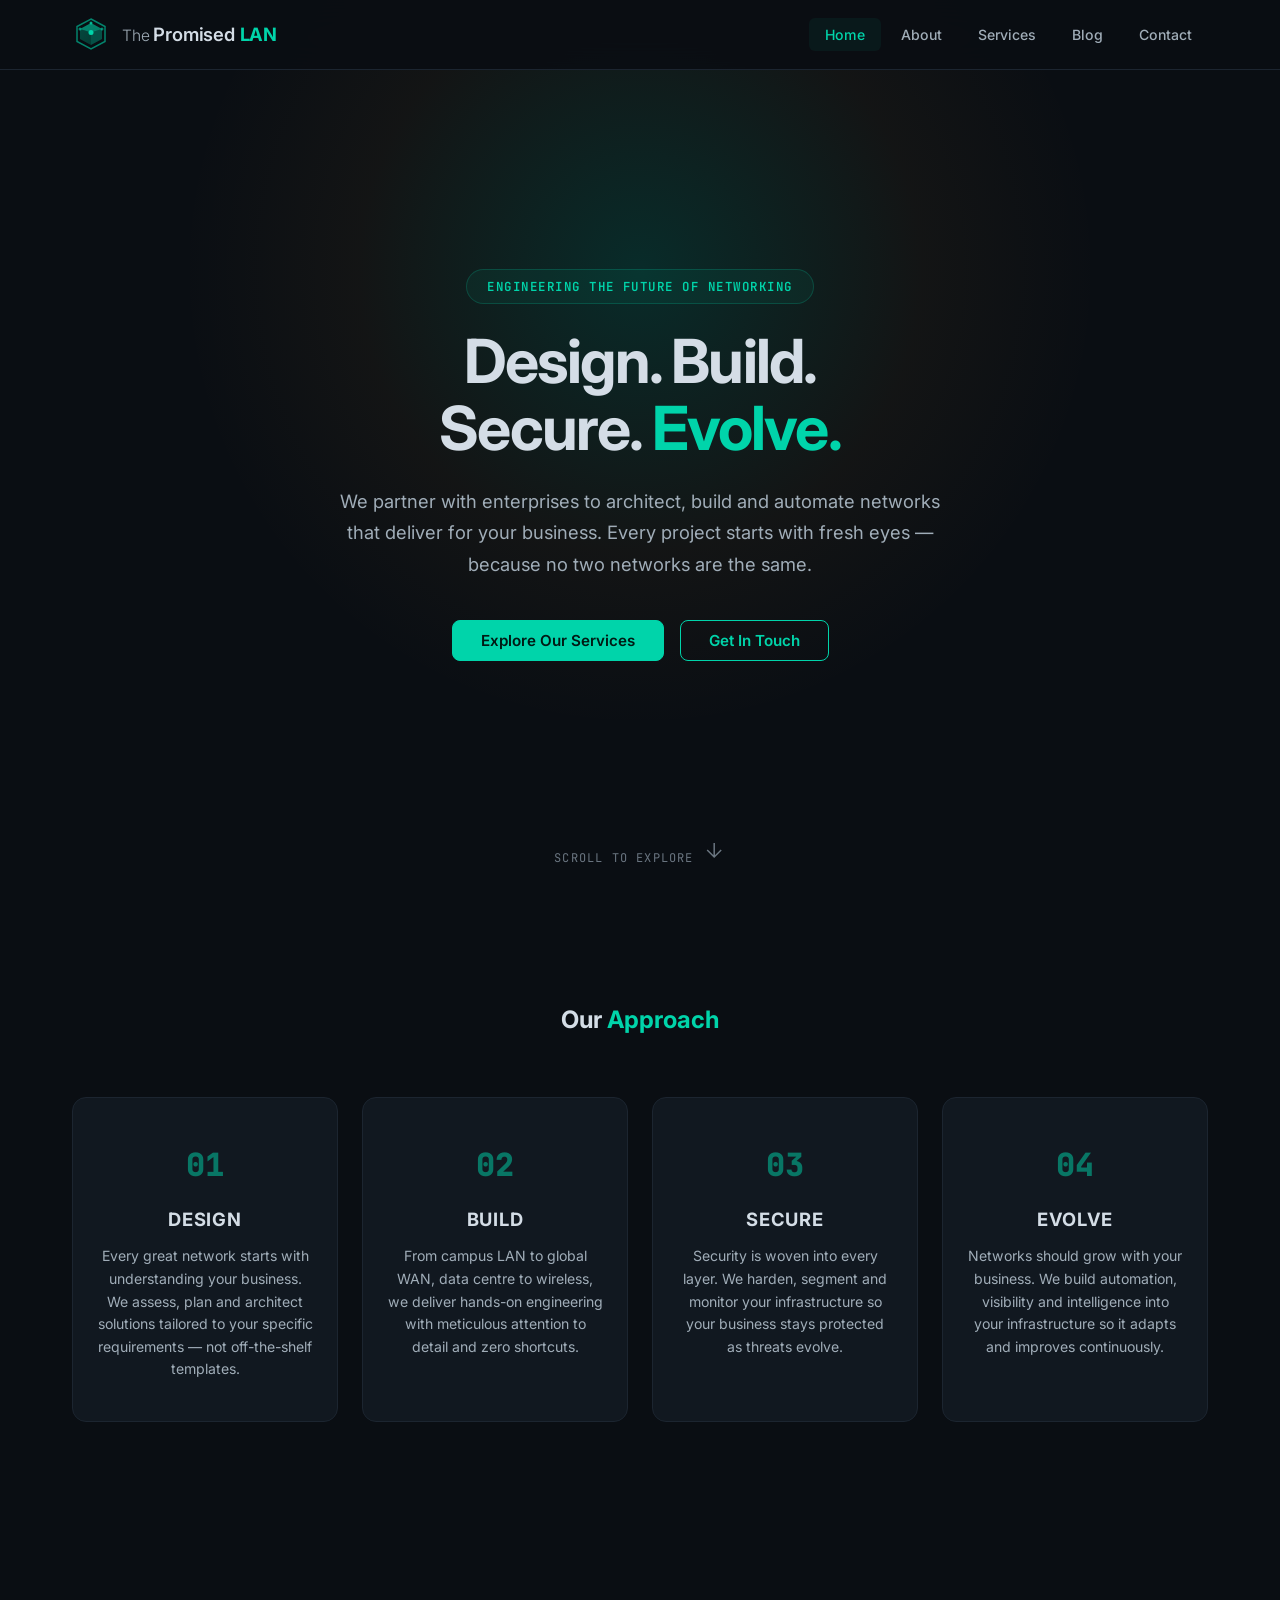
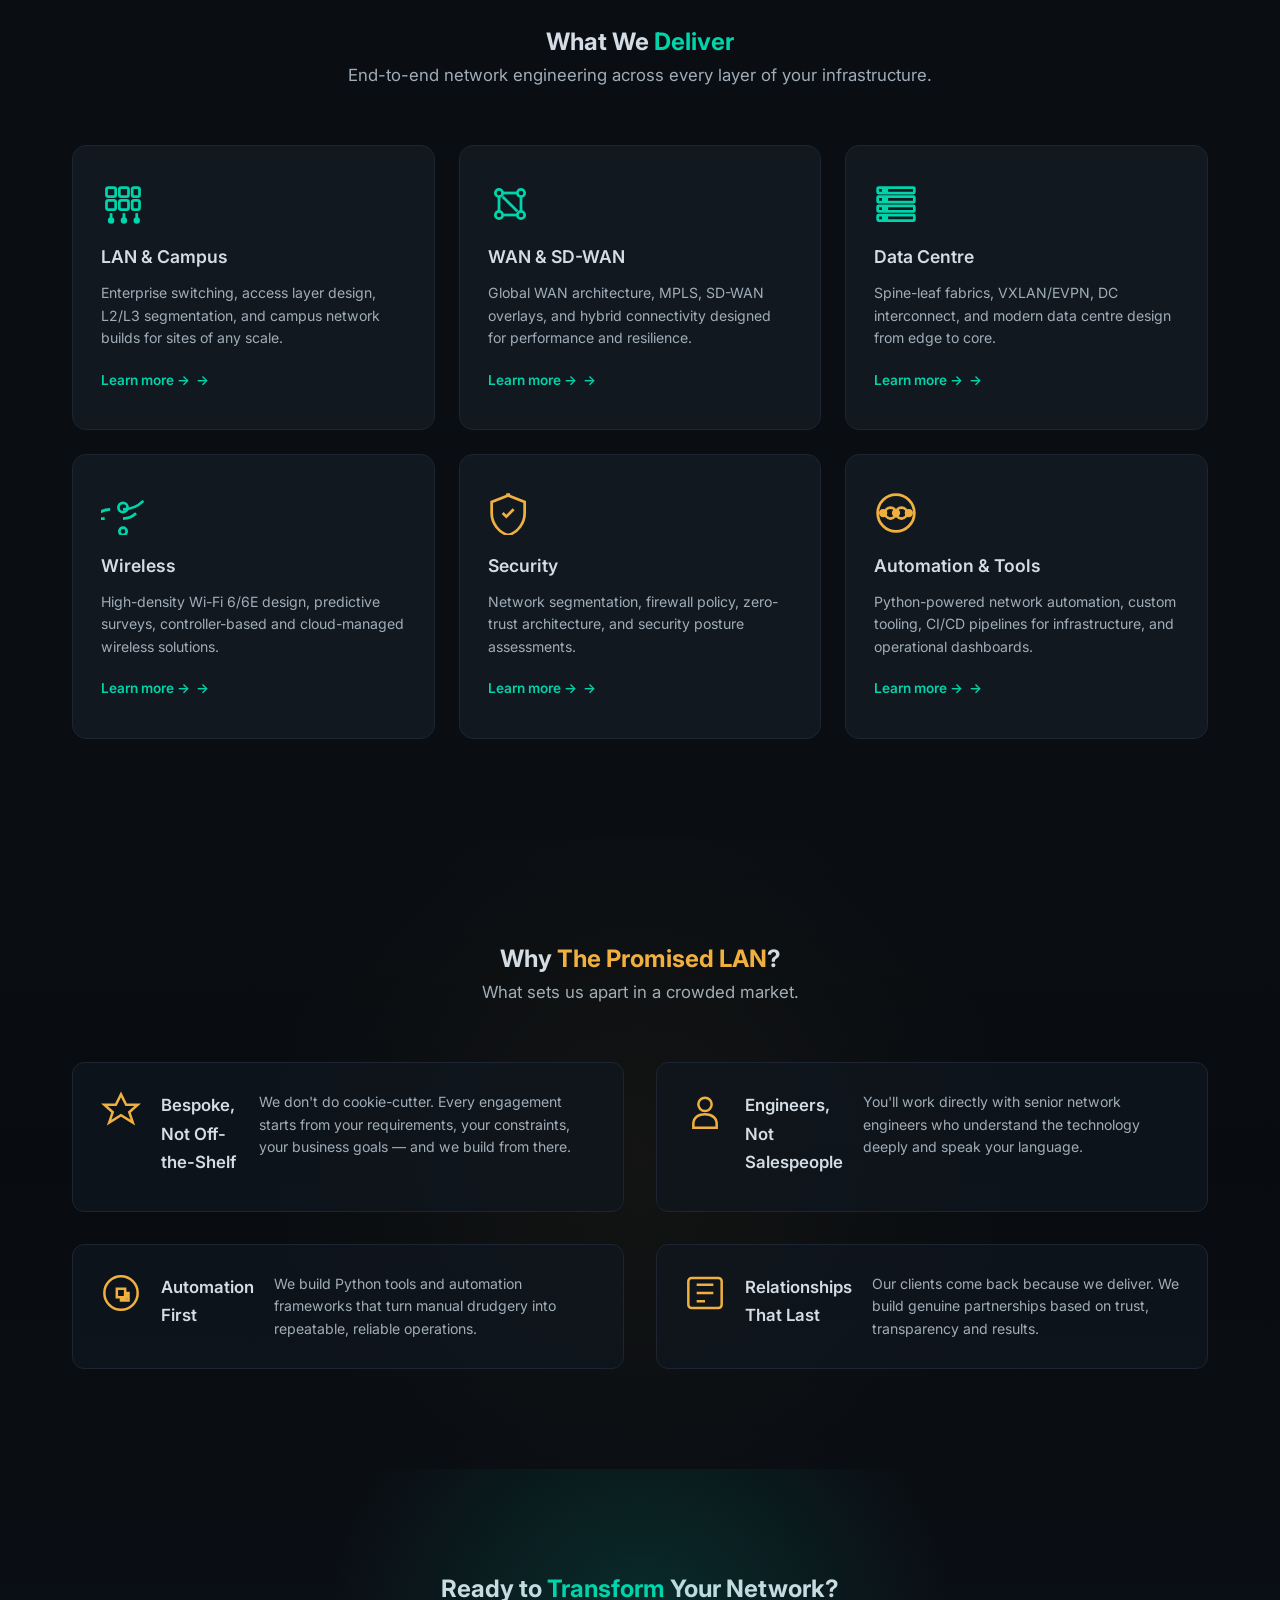
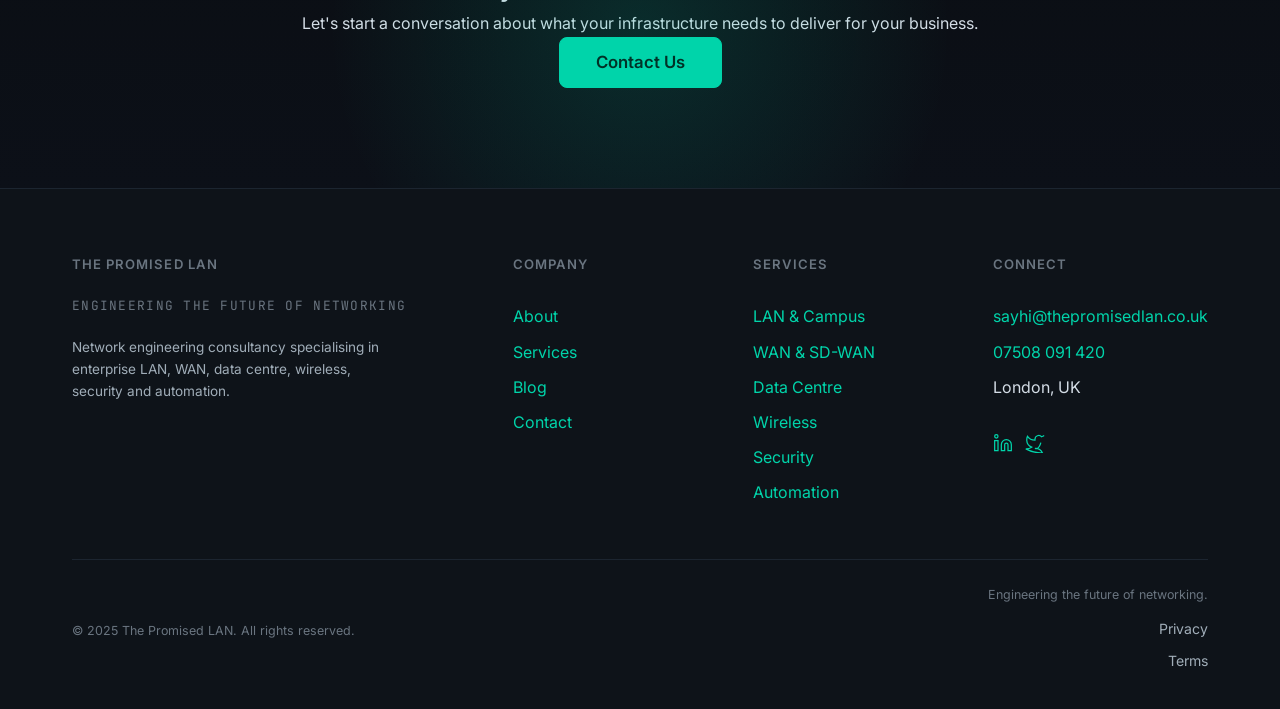
<file: index.html>
<!DOCTYPE html>
<html lang="en">
<head>
    <meta charset="UTF-8">
    <meta name="viewport" content="width=device-width, initial-scale=1.0">
    <meta name="description" content="The Promised LAN - Network engineering consultancy specialising in enterprise LAN, WAN, data centre, wireless, security and automation.">
    <meta name="keywords" content="network engineering, LAN, WAN, data centre, wireless, network security, automation">
    <title>The Promised LAN - Network Engineering Consultancy</title>

    <!-- Google Fonts -->
    <link rel="preconnect" href="https://fonts.googleapis.com">
    <link rel="preconnect" href="https://fonts.gstatic.com" crossorigin>
    <link href="https://fonts.googleapis.com/css2?family=Inter:wght@300;400;500;600;700&family=JetBrains+Mono:wght@400;600&display=swap" rel="stylesheet">

    <!-- Main Stylesheet -->
    <link rel="stylesheet" href="css/style.css">
</head>
<body>
    <!-- Navigation -->
    <nav class="navbar" id="navbar">
        <div class="nav-container">
            <a href="index.html" class="nav-brand">
                <img src="images/tpl-logo-nav.svg" alt="TPL" class="nav-logo">
                <span class="nav-brand-text"><span class="tpl-the">The </span><span class="tpl-promised">Promised </span><span class="tpl-lan">LAN</span></span>
            </a>
            <div class="nav-toggle" id="navToggle">
                <span></span>
                <span></span>
                <span></span>
            </div>
            <ul class="nav-links" id="navLinks">
                <li><a href="index.html">Home</a></li>
                <li><a href="about.html">About</a></li>
                <li><a href="services.html">Services</a></li>
                <li><a href="blog.html">Blog</a></li>
                <li><a href="contact.html">Contact</a></li>
            </ul>
        </div>
    </nav>

    <!-- Hero Section -->
    <section class="hero">
        <div class="hero-content">
            <div class="tagline-badge">ENGINEERING THE FUTURE OF NETWORKING</div>
            <h1 class="hero-title">Design. Build.<br>Secure. <span class="teal">Evolve.</span></h1>
            <p class="hero-subtitle">We partner with enterprises to architect, build and automate networks that deliver for your business. Every project starts with fresh eyes — because no two networks are the same.</p>
            <div class="hero-cta">
                <a href="services.html" class="btn btn-primary">Explore Our Services</a>
                <a href="contact.html" class="btn btn-outline">Get In Touch</a>
            </div>
        </div>
        <div class="scroll-hint">
            <span>Scroll to explore</span>
            <svg width="24" height="24" viewBox="0 0 24 24" fill="none" stroke="currentColor" stroke-width="1.5">
                <path d="M12 5v14M19 12l-7 7-7-7"/>
            </svg>
        </div>
    </section>

    <!-- Approach Section -->
    <section id="approach" class="section approach-section">
        <div class="container">
            <div class="section-header">
                <h2>Our <span class="teal">Approach</span></h2>
            </div>
            <div class="approach-grid">
                <div class="approach-card animate-on-scroll">
                    <div class="approach-number">01</div>
                    <h3>Design</h3>
                    <p>Every great network starts with understanding your business. We assess, plan and architect solutions tailored to your specific requirements — not off-the-shelf templates.</p>
                </div>
                <div class="approach-card animate-on-scroll">
                    <div class="approach-number">02</div>
                    <h3>Build</h3>
                    <p>From campus LAN to global WAN, data centre to wireless, we deliver hands-on engineering with meticulous attention to detail and zero shortcuts.</p>
                </div>
                <div class="approach-card animate-on-scroll">
                    <div class="approach-number">03</div>
                    <h3>Secure</h3>
                    <p>Security is woven into every layer. We harden, segment and monitor your infrastructure so your business stays protected as threats evolve.</p>
                </div>
                <div class="approach-card animate-on-scroll">
                    <div class="approach-number">04</div>
                    <h3>Evolve</h3>
                    <p>Networks should grow with your business. We build automation, visibility and intelligence into your infrastructure so it adapts and improves continuously.</p>
                </div>
            </div>
        </div>
    </section>

    <!-- Services Section -->
    <section id="services" class="section services-section">
        <div class="container">
            <div class="section-header">
                <h2>What We <span class="teal">Deliver</span></h2>
                <p class="section-subtitle">End-to-end network engineering across every layer of your infrastructure.</p>
            </div>
            <div class="services-grid">
                <!-- LAN & Campus -->
                <div class="service-card animate-on-scroll">
                    <div class="service-icon">
                        <svg viewBox="0 0 24 24" width="44" height="44" fill="none" stroke="currentColor" stroke-width="1.5">
                            <rect x="3" y="3" width="5" height="5" rx="1"/>
                            <rect x="10" y="3" width="5" height="5" rx="1"/>
                            <rect x="17" y="3" width="4" height="5" rx="1"/>
                            <rect x="3" y="10" width="5" height="5" rx="1"/>
                            <rect x="10" y="10" width="5" height="5" rx="1"/>
                            <rect x="17" y="10" width="4" height="5" rx="1"/>
                            <line x1="5.5" y1="17" x2="5.5" y2="20"/>
                            <line x1="12.5" y1="17" x2="12.5" y2="20"/>
                            <line x1="19.5" y1="17" x2="19.5" y2="20"/>
                            <circle cx="5.5" cy="21" r="1" fill="currentColor"/>
                            <circle cx="12.5" cy="21" r="1" fill="currentColor"/>
                            <circle cx="19.5" cy="21" r="1" fill="currentColor"/>
                        </svg>
                    </div>
                    <h3>LAN & Campus</h3>
                    <p>Enterprise switching, access layer design, L2/L3 segmentation, and campus network builds for sites of any scale.</p>
                    <a href="services.html" class="service-link">Learn more →</a>
                </div>

                <!-- WAN & SD-WAN -->
                <div class="service-card animate-on-scroll">
                    <div class="service-icon">
                        <svg viewBox="0 0 24 24" width="44" height="44" fill="none" stroke="currentColor" stroke-width="1.5">
                            <circle cx="6" cy="6" r="2"/>
                            <circle cx="18" cy="6" r="2"/>
                            <circle cx="6" cy="18" r="2"/>
                            <circle cx="18" cy="18" r="2"/>
                            <line x1="8" y1="6" x2="16" y2="6"/>
                            <line x1="18" y1="8" x2="18" y2="16"/>
                            <line x1="8" y1="18" x2="16" y2="18"/>
                            <line x1="6" y1="8" x2="6" y2="16"/>
                            <line x1="8" y1="8" x2="16" y2="16"/>
                        </svg>
                    </div>
                    <h3>WAN & SD-WAN</h3>
                    <p>Global WAN architecture, MPLS, SD-WAN overlays, and hybrid connectivity designed for performance and resilience.</p>
                    <a href="services.html" class="service-link">Learn more →</a>
                </div>

                <!-- Data Centre -->
                <div class="service-card animate-on-scroll">
                    <div class="service-icon">
                        <svg viewBox="0 0 24 24" width="44" height="44" fill="none" stroke="currentColor" stroke-width="1.5">
                            <rect x="2" y="3" width="20" height="3" rx="0.5"/>
                            <rect x="2" y="8" width="20" height="3" rx="0.5"/>
                            <rect x="2" y="13" width="20" height="3" rx="0.5"/>
                            <rect x="2" y="18" width="20" height="3" rx="0.5"/>
                            <circle cx="6" cy="4.5" r="1" fill="currentColor"/>
                            <circle cx="6" cy="9.5" r="1" fill="currentColor"/>
                            <circle cx="6" cy="14.5" r="1" fill="currentColor"/>
                            <circle cx="6" cy="19.5" r="1" fill="currentColor"/>
                        </svg>
                    </div>
                    <h3>Data Centre</h3>
                    <p>Spine-leaf fabrics, VXLAN/EVPN, DC interconnect, and modern data centre design from edge to core.</p>
                    <a href="services.html" class="service-link">Learn more →</a>
                </div>

                <!-- Wireless -->
                <div class="service-card animate-on-scroll">
                    <div class="service-icon">
                        <svg viewBox="0 0 24 24" width="44" height="44" fill="none" stroke="currentColor" stroke-width="1.5">
                            <path d="M12 20c1.1 0 2 .9 2 2s-.9 2-2 2-2-.9-2-2 .9-2 2-2z"/>
                            <path d="M12 15c2.8 0 5.3-1.1 7.1-2.9"/>
                            <path d="M12 10c4.4 0 8.3-1.8 11.1-4.6"/>
                            <path d="M5 10c-2.8 0-5.3 1.1-7.1 2.9"/>
                            <path d="M2 15c-4.4 0-8.3 1.8-11.1 4.6"/>
                            <circle cx="12" cy="9" r="2.5"/>
                        </svg>
                    </div>
                    <h3>Wireless</h3>
                    <p>High-density Wi-Fi 6/6E design, predictive surveys, controller-based and cloud-managed wireless solutions.</p>
                    <a href="services.html" class="service-link">Learn more →</a>
                </div>

                <!-- Security -->
                <div class="service-card animate-on-scroll">
                    <div class="service-icon icon-gold">
                        <svg viewBox="0 0 24 24" width="44" height="44" fill="none" stroke="currentColor" stroke-width="1.5">
                            <path d="M12 2L2 6v6c0 5.55 3.84 10.74 9 12 5.16-1.26 9-6.45 9-12V6l-10-4z"/>
                            <path d="M8 12l2 2 4-4"/>
                        </svg>
                    </div>
                    <h3>Security</h3>
                    <p>Network segmentation, firewall policy, zero-trust architecture, and security posture assessments.</p>
                    <a href="services.html" class="service-link">Learn more →</a>
                </div>

                <!-- Automation & Tools -->
                <div class="service-card animate-on-scroll">
                    <div class="service-icon icon-gold">
                        <svg viewBox="0 0 24 24" width="44" height="44" fill="none" stroke="currentColor" stroke-width="1.5">
                            <circle cx="12" cy="12" r="1.5" fill="currentColor"/>
                            <circle cx="19" cy="12" r="1.5" fill="currentColor"/>
                            <circle cx="5" cy="12" r="1.5" fill="currentColor"/>
                            <path d="M9 9c-1.66 0-3 1.34-3 3s1.34 3 3 3 3-1.34 3-3-1.34-3-3-3z"/>
                            <path d="M15 9c-1.66 0-3 1.34-3 3s1.34 3 3 3 3-1.34 3-3-1.34-3-3-3z"/>
                            <path d="M12 2C6.48 2 2 6.48 2 12s4.48 10 10 10 10-4.48 10-10S17.52 2 12 2z"/>
                        </svg>
                    </div>
                    <h3>Automation & Tools</h3>
                    <p>Python-powered network automation, custom tooling, CI/CD pipelines for infrastructure, and operational dashboards.</p>
                    <a href="services.html" class="service-link">Learn more →</a>
                </div>
            </div>
        </div>
    </section>

    <!-- Why TPL Section -->
    <section class="section why-section">
        <div class="container">
            <div class="section-header">
                <h2>Why <span class="gold">The Promised LAN</span>?</h2>
                <p class="section-subtitle">What sets us apart in a crowded market.</p>
            </div>
            <div class="why-grid">
                <div class="why-card animate-on-scroll">
                    <div class="why-icon">
                        <svg viewBox="0 0 24 24" width="40" height="40" fill="none" stroke="currentColor" stroke-width="1.5">
                            <path d="M12 2L15.09 8.26H22L16.96 12.74L19.09 19L12 14.5L4.91 19L7.04 12.74L2 8.26H8.91L12 2Z"/>
                        </svg>
                    </div>
                    <h4>Bespoke, Not Off-the-Shelf</h4>
                    <p>We don't do cookie-cutter. Every engagement starts from your requirements, your constraints, your business goals — and we build from there.</p>
                </div>
                <div class="why-card animate-on-scroll">
                    <div class="why-icon">
                        <svg viewBox="0 0 24 24" width="40" height="40" fill="none" stroke="currentColor" stroke-width="1.5">
                            <circle cx="12" cy="8" r="4"/>
                            <path d="M12 14c-5 0-7 3-7 5v3h14v-3c0-2-2-5-7-5z"/>
                        </svg>
                    </div>
                    <h4>Engineers, Not Salespeople</h4>
                    <p>You'll work directly with senior network engineers who understand the technology deeply and speak your language.</p>
                </div>
                <div class="why-card animate-on-scroll">
                    <div class="why-icon">
                        <svg viewBox="0 0 24 24" width="40" height="40" fill="none" stroke="currentColor" stroke-width="1.5">
                            <path d="M12 2C6.48 2 2 6.48 2 12s4.48 10 10 10 10-4.48 10-10S17.52 2 12 2z"/>
                            <path d="M9.5 9.5h5v5h-5z"/>
                            <path d="M14.5 14.5h2v2h-2zM14.5 12h2v1.5h-2zM12 14.5h1.5v2H12z"/>
                        </svg>
                    </div>
                    <h4>Automation First</h4>
                    <p>We build Python tools and automation frameworks that turn manual drudgery into repeatable, reliable operations.</p>
                </div>
                <div class="why-card animate-on-scroll">
                    <div class="why-icon">
                        <svg viewBox="0 0 24 24" width="40" height="40" fill="none" stroke="currentColor" stroke-width="1.5">
                            <path d="M20 21H4a2 2 0 0 1-2-2V5a2 2 0 0 1 2-2h16a2 2 0 0 1 2 2v14a2 2 0 0 1-2 2z"/>
                            <path d="M7 7h10M7 12h10M7 17h5"/>
                        </svg>
                    </div>
                    <h4>Relationships That Last</h4>
                    <p>Our clients come back because we deliver. We build genuine partnerships based on trust, transparency and results.</p>
                </div>
            </div>
        </div>
    </section>

    <!-- CTA Section -->
    <section class="section cta-section">
        <div class="container">
            <h2>Ready to <span class="teal">Transform</span> Your Network?</h2>
            <p>Let's start a conversation about what your infrastructure needs to deliver for your business.</p>
            <a href="contact.html" class="btn btn-primary btn-lg">Contact Us</a>
        </div>
    </section>

    <!-- Footer -->
    <footer class="footer">
        <div class="container">
            <div class="footer-grid">
                <!-- Brand Column -->
                <div class="footer-column">
                    <div class="footer-brand">
                        <h4>The Promised LAN</h4>
                        <p class="footer-tagline">ENGINEERING THE FUTURE OF NETWORKING</p>
                        <p class="footer-desc">Network engineering consultancy specialising in enterprise LAN, WAN, data centre, wireless, security and automation.</p>
                    </div>
                </div>

                <!-- Company Links -->
                <div class="footer-column">
                    <h5>Company</h5>
                    <ul>
                        <li><a href="about.html">About</a></li>
                        <li><a href="services.html">Services</a></li>
                        <li><a href="blog.html">Blog</a></li>
                        <li><a href="contact.html">Contact</a></li>
                    </ul>
                </div>

                <!-- Services Links -->
                <div class="footer-column">
                    <h5>Services</h5>
                    <ul>
                        <li><a href="services.html#lan">LAN & Campus</a></li>
                        <li><a href="services.html#wan">WAN & SD-WAN</a></li>
                        <li><a href="services.html#dc">Data Centre</a></li>
                        <li><a href="services.html#wireless">Wireless</a></li>
                        <li><a href="services.html#security">Security</a></li>
                        <li><a href="services.html#automation">Automation</a></li>
                    </ul>
                </div>

                <!-- Connect -->
                <div class="footer-column">
                    <h5>Connect</h5>
                    <ul>
                        <li><a href="mailto:sayhi@thepromisedlan.co.uk">sayhi@thepromisedlan.co.uk</a></li>
                        <li><a href="tel:+447508091420">07508 091 420</a></li>
                        <li>London, UK</li>
                        <li class="social-links">
                            <a href="#" aria-label="LinkedIn" title="LinkedIn">
                                <svg width="20" height="20" viewBox="0 0 24 24" fill="none" stroke="currentColor" stroke-width="1.5">
                                    <path d="M16 8a6 6 0 0 1 6 6v7h-4v-7a2 2 0 0 0-2-2 2 2 0 0 0-2 2v7h-4v-7a6 6 0 0 1 6-6zM2 9h4v12H2z"/>
                                    <circle cx="4" cy="4" r="2"/>
                                </svg>
                            </a>
                            <a href="#" aria-label="Twitter" title="Twitter">
                                <svg width="20" height="20" viewBox="0 0 24 24" fill="none" stroke="currentColor" stroke-width="1.5">
                                    <path d="M23 3a10.9 10.9 0 0 1-3.14 1.53 4.48 4.48 0 0 0-7.86 3v1A10.66 10.66 0 0 1 3 4s-4 9 5 13a11.64 11.64 0 0 1-7 2s9 5 20 5a9.5 9.5 0 0 0-9-5.5c4.75 2.25 7-7 7-7"/>
                                </svg>
                            </a>
                        </li>
                    </ul>
                </div>
            </div>

            <!-- Footer Bottom -->
            <div class="footer-bottom">
                <p>&copy; 2025 The Promised LAN. All rights reserved.</p>
                <div class="footer-right">
                    <p>Engineering the future of networking.</p>
                    <div class="footer-links">
                        <a href="privacy.html">Privacy</a>
                        <a href="terms.html">Terms</a>
                    </div>
                </div>
            </div>
        </div>
    </footer>

    <!-- Main Script -->
    <script src="js/main.js"></script>
</body>
</html>
</file>
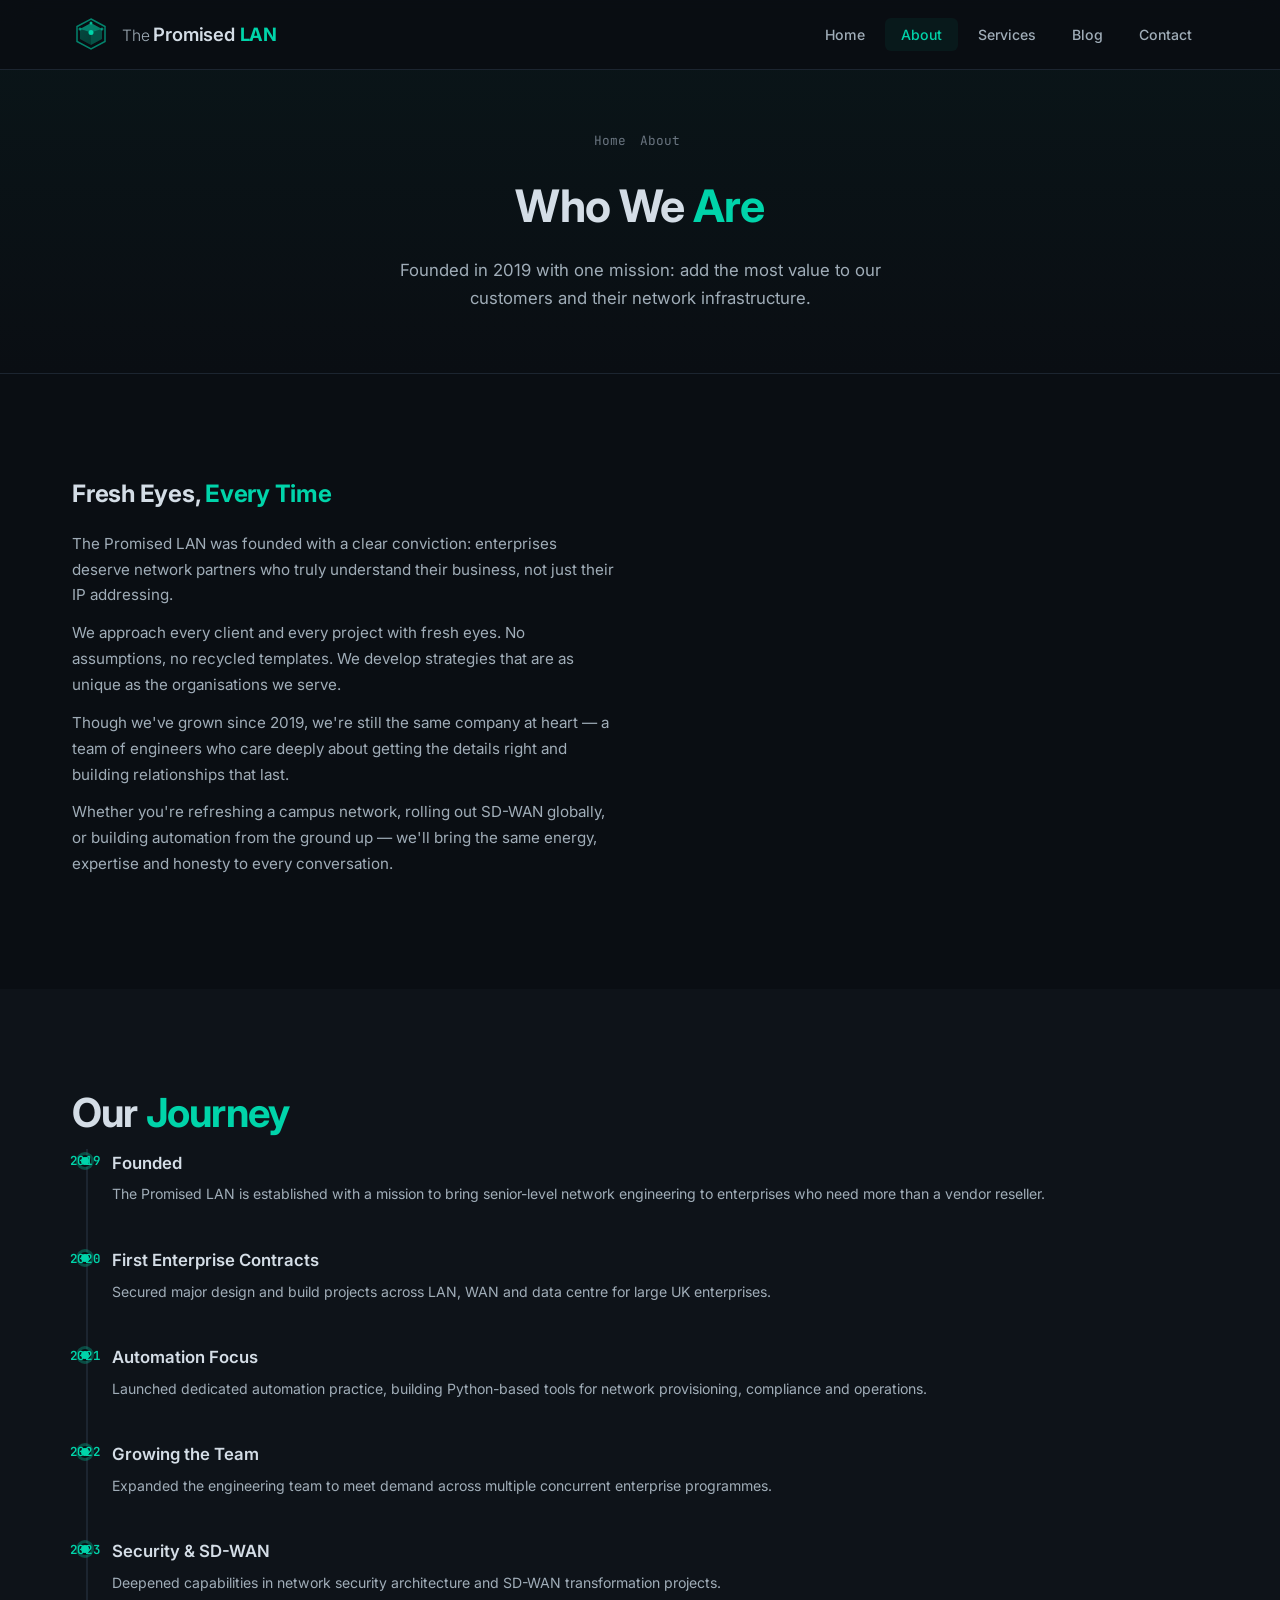
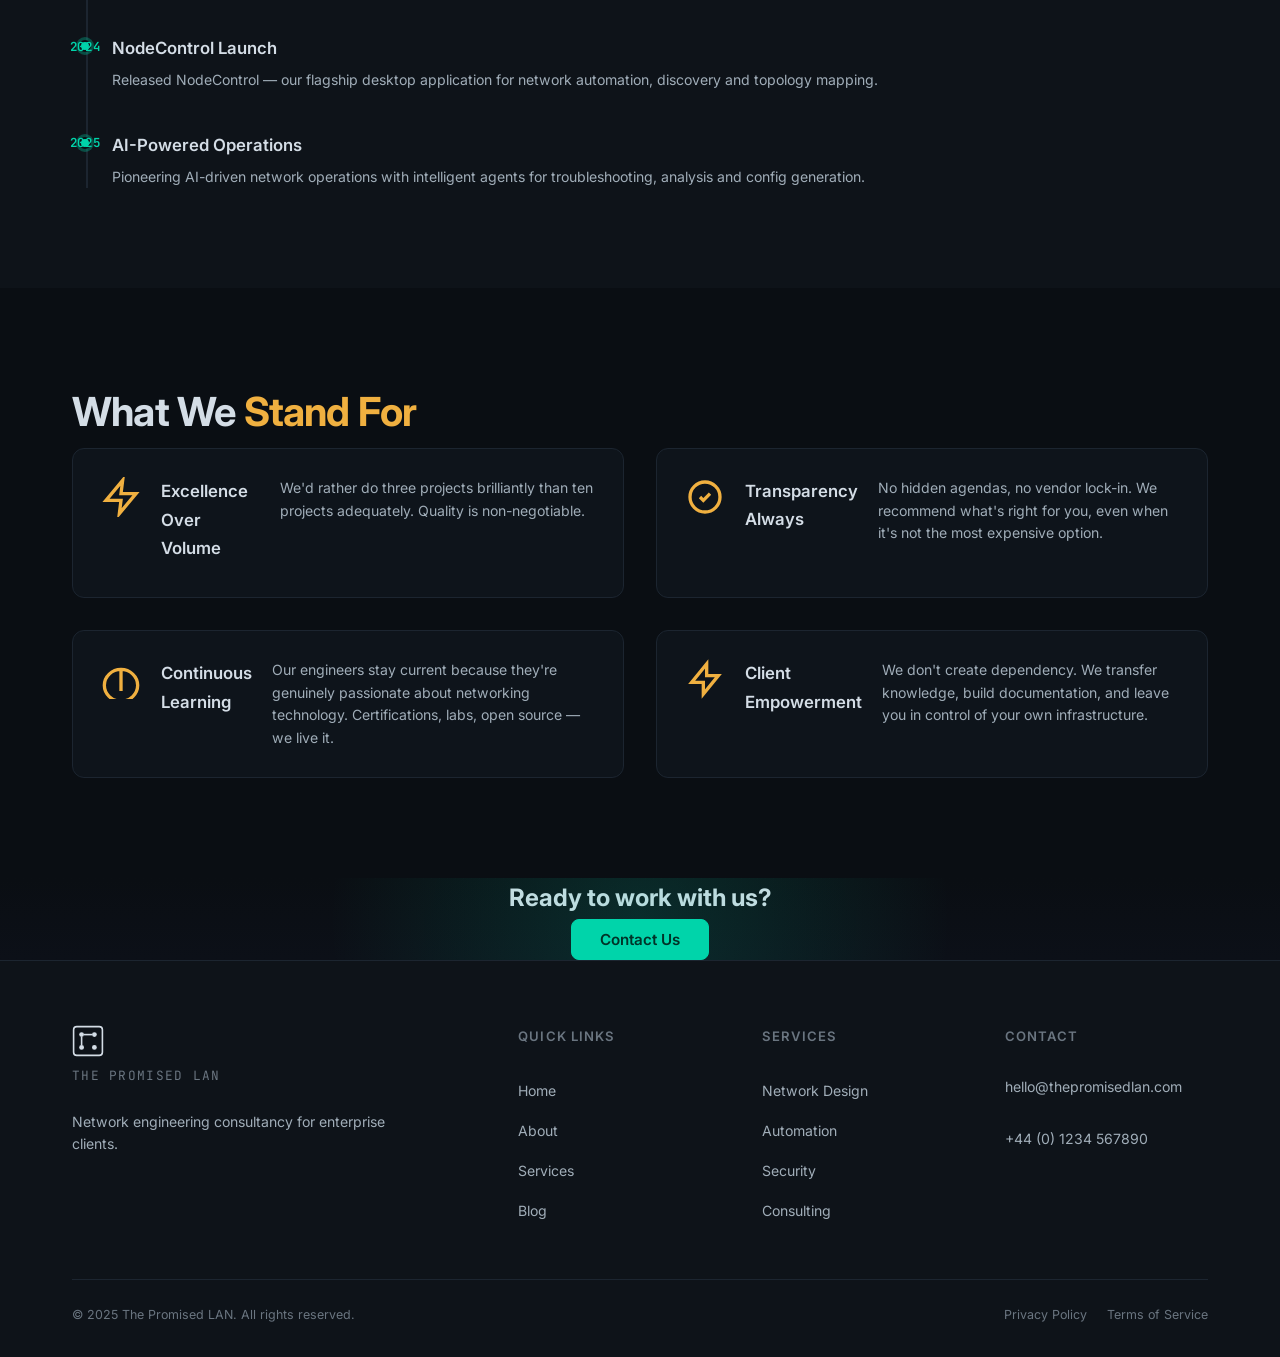
<file: about.html>
<!DOCTYPE html>
<html lang="en">
<head>
    <meta charset="UTF-8">
    <meta name="viewport" content="width=device-width, initial-scale=1.0">
    <title>About Us — The Promised LAN</title>
    <link href="https://fonts.googleapis.com/css2?family=Inter:wght@300;400;500;600;700&family=JetBrains+Mono:wght@400;600&display=swap" rel="stylesheet">
    <link rel="stylesheet" href="css/style.css">
</head>
<body>
    <!-- Navbar -->
    <nav class="navbar" id="navbar">
        <div class="nav-container">
            <a href="index.html" class="nav-brand">
                <img src="images/tpl-logo-nav.svg" alt="TPL" class="nav-logo">
                <span class="nav-brand-text"><span class="tpl-the">The </span><span class="tpl-promised">Promised </span><span class="tpl-lan">LAN</span></span>
            </a>
            <div class="nav-toggle" id="navToggle">
                <span></span>
                <span></span>
                <span></span>
            </div>
            <ul class="nav-links" id="navLinks">
                <li><a href="index.html">Home</a></li>
                <li><a href="about.html">About</a></li>
                <li><a href="services.html">Services</a></li>
                <li><a href="blog.html">Blog</a></li>
                <li><a href="contact.html">Contact</a></li>
            </ul>
        </div>
    </nav>

    <!-- Page Header -->
    <header class="page-header">
        <div class="container">
            <div class="breadcrumb">
                <a href="index.html">Home</a>
                <span class="separator">/</span>
                <span>About</span>
            </div>
            <h1 class="page-title">Who We <span class="teal">Are</span></h1>
            <p class="page-subtitle">Founded in 2019 with one mission: add the most value to our customers and their network infrastructure.</p>
        </div>
    </header>

    <!-- Story Section -->
    <section class="section">
        <div class="container">
            <div class="contact-grid">
                <div class="story-content">
                    <h3>Fresh Eyes, <span class="teal">Every Time</span></h3>
                    <p>The Promised LAN was founded with a clear conviction: enterprises deserve network partners who truly understand their business, not just their IP addressing.</p>
                    <p>We approach every client and every project with fresh eyes. No assumptions, no recycled templates. We develop strategies that are as unique as the organisations we serve.</p>
                    <p>Though we've grown since 2019, we're still the same company at heart — a team of engineers who care deeply about getting the details right and building relationships that last.</p>
                    <p>Whether you're refreshing a campus network, rolling out SD-WAN globally, or building automation from the ground up — we'll bring the same energy, expertise and honesty to every conversation.</p>
                </div>
                <div class="story-visual">
                    <!-- Decorative element -->
                </div>
            </div>
        </div>
    </section>

    <!-- Timeline Section -->
    <section class="section" style="background-color: var(--bg-secondary);">
        <div class="container">
            <h2 class="section-title">Our <span class="teal">Journey</span></h2>
            <div class="timeline">
                <div class="timeline-item animate-on-scroll">
                    <div class="timeline-marker">2019</div>
                    <div class="timeline-content">
                        <h4>Founded</h4>
                        <p>The Promised LAN is established with a mission to bring senior-level network engineering to enterprises who need more than a vendor reseller.</p>
                    </div>
                </div>
                <div class="timeline-item animate-on-scroll">
                    <div class="timeline-marker">2020</div>
                    <div class="timeline-content">
                        <h4>First Enterprise Contracts</h4>
                        <p>Secured major design and build projects across LAN, WAN and data centre for large UK enterprises.</p>
                    </div>
                </div>
                <div class="timeline-item animate-on-scroll">
                    <div class="timeline-marker">2021</div>
                    <div class="timeline-content">
                        <h4>Automation Focus</h4>
                        <p>Launched dedicated automation practice, building Python-based tools for network provisioning, compliance and operations.</p>
                    </div>
                </div>
                <div class="timeline-item animate-on-scroll">
                    <div class="timeline-marker">2022</div>
                    <div class="timeline-content">
                        <h4>Growing the Team</h4>
                        <p>Expanded the engineering team to meet demand across multiple concurrent enterprise programmes.</p>
                    </div>
                </div>
                <div class="timeline-item animate-on-scroll">
                    <div class="timeline-marker">2023</div>
                    <div class="timeline-content">
                        <h4>Security & SD-WAN</h4>
                        <p>Deepened capabilities in network security architecture and SD-WAN transformation projects.</p>
                    </div>
                </div>
                <div class="timeline-item animate-on-scroll">
                    <div class="timeline-marker">2024</div>
                    <div class="timeline-content">
                        <h4>NodeControl Launch</h4>
                        <p>Released NodeControl — our flagship desktop application for network automation, discovery and topology mapping.</p>
                    </div>
                </div>
                <div class="timeline-item animate-on-scroll">
                    <div class="timeline-marker">2025</div>
                    <div class="timeline-content">
                        <h4>AI-Powered Operations</h4>
                        <p>Pioneering AI-driven network operations with intelligent agents for troubleshooting, analysis and config generation.</p>
                    </div>
                </div>
            </div>
        </div>
    </section>

    <!-- Values Section -->
    <section class="section">
        <div class="container">
            <h2 class="section-title">What We <span class="gold">Stand For</span></h2>
            <div class="why-grid">
                <div class="value-card animate-on-scroll">
                    <div class="value-icon">
                        <svg viewBox="0 0 24 24" stroke="currentColor" fill="none" stroke-width="2">
                            <path d="M13 2L3 14h9l-1 8 10-12h-9l1-8z"/>
                        </svg>
                    </div>
                    <h4>Excellence Over Volume</h4>
                    <p>We'd rather do three projects brilliantly than ten projects adequately. Quality is non-negotiable.</p>
                </div>

                <div class="value-card animate-on-scroll">
                    <div class="value-icon">
                        <svg viewBox="0 0 24 24" stroke="currentColor" fill="none" stroke-width="2">
                            <path d="M9 12l2 2 4-4m6 2a9 9 0 11-18 0 9 9 0 0118 0z"/>
                        </svg>
                    </div>
                    <h4>Transparency Always</h4>
                    <p>No hidden agendas, no vendor lock-in. We recommend what's right for you, even when it's not the most expensive option.</p>
                </div>

                <div class="value-card animate-on-scroll">
                    <div class="value-icon">
                        <svg viewBox="0 0 24 24" stroke="currentColor" fill="none" stroke-width="2">
                            <path d="M12 6.253v13m0-13C6.5 6.253 2 10.541 2 15.808c0 5.268 4.5 9.547 10 9.547s10-4.279 10-9.547c0-5.267-4.5-9.555-10-9.555z"/>
                        </svg>
                    </div>
                    <h4>Continuous Learning</h4>
                    <p>Our engineers stay current because they're genuinely passionate about networking technology. Certifications, labs, open source — we live it.</p>
                </div>

                <div class="value-card animate-on-scroll">
                    <div class="value-icon">
                        <svg viewBox="0 0 24 24" stroke="currentColor" fill="none" stroke-width="2">
                            <path d="M13 10V3L4 14h7v7l9-11h-7z"/>
                        </svg>
                    </div>
                    <h4>Client Empowerment</h4>
                    <p>We don't create dependency. We transfer knowledge, build documentation, and leave you in control of your own infrastructure.</p>
                </div>
            </div>
        </div>
    </section>

    <!-- CTA Section -->
    <section class="cta-section">
        <div class="container">
            <h2>Ready to work with us?</h2>
            <a href="contact.html" class="btn btn-primary">Contact Us</a>
        </div>
    </section>

    <!-- Footer -->
    <footer class="footer">
        <div class="container">
            <div class="footer-content">
                <div class="footer-section">
                    <div class="footer-brand">
                        <svg class="footer-logo" viewBox="0 0 40 40" width="32" height="32">
                            <rect x="2" y="2" width="36" height="36" rx="4" fill="none" stroke="currentColor" stroke-width="2"/>
                            <circle cx="12" cy="12" r="3" fill="currentColor"/>
                            <circle cx="28" cy="12" r="3" fill="currentColor"/>
                            <circle cx="12" cy="28" r="3" fill="currentColor"/>
                            <circle cx="28" cy="28" r="3" fill="currentColor"/>
                            <line x1="12" y1="15" x2="12" y2="25" stroke="currentColor" stroke-width="2"/>
                            <line x1="15" y1="12" x2="25" y2="12" stroke="currentColor" stroke-width="2"/>
                        </svg>
                        <span class="footer-text">
                            <span class="tpl-the">The</span>
                            <span class="tpl-promised">Promised</span>
                            <span class="tpl-lan">LAN</span>
                        </span>
                    </div>
                    <p class="footer-description">Network engineering consultancy for enterprise clients.</p>
                </div>

                <div class="footer-section">
                    <h5>Quick Links</h5>
                    <ul class="footer-links">
                        <li><a href="index.html">Home</a></li>
                        <li><a href="about.html">About</a></li>
                        <li><a href="services.html">Services</a></li>
                        <li><a href="blog.html">Blog</a></li>
                    </ul>
                </div>

                <div class="footer-section">
                    <h5>Services</h5>
                    <ul class="footer-links">
                        <li><a href="services.html#design">Network Design</a></li>
                        <li><a href="services.html#automation">Automation</a></li>
                        <li><a href="services.html#security">Security</a></li>
                        <li><a href="services.html#consulting">Consulting</a></li>
                    </ul>
                </div>

                <div class="footer-section">
                    <h5>Contact</h5>
                    <p><a href="mailto:hello@thepromisedlan.com">hello@thepromisedlan.com</a></p>
                    <p><a href="tel:+441234567890">+44 (0) 1234 567890</a></p>
                </div>
            </div>

            <div class="footer-bottom">
                <p>&copy; 2025 The Promised LAN. All rights reserved.</p>
                <div class="footer-links-bottom">
                    <a href="#">Privacy Policy</a>
                    <a href="#">Terms of Service</a>
                </div>
            </div>
        </div>
    </footer>

    <script src="js/main.js"></script>
</body>
</html>
</file>
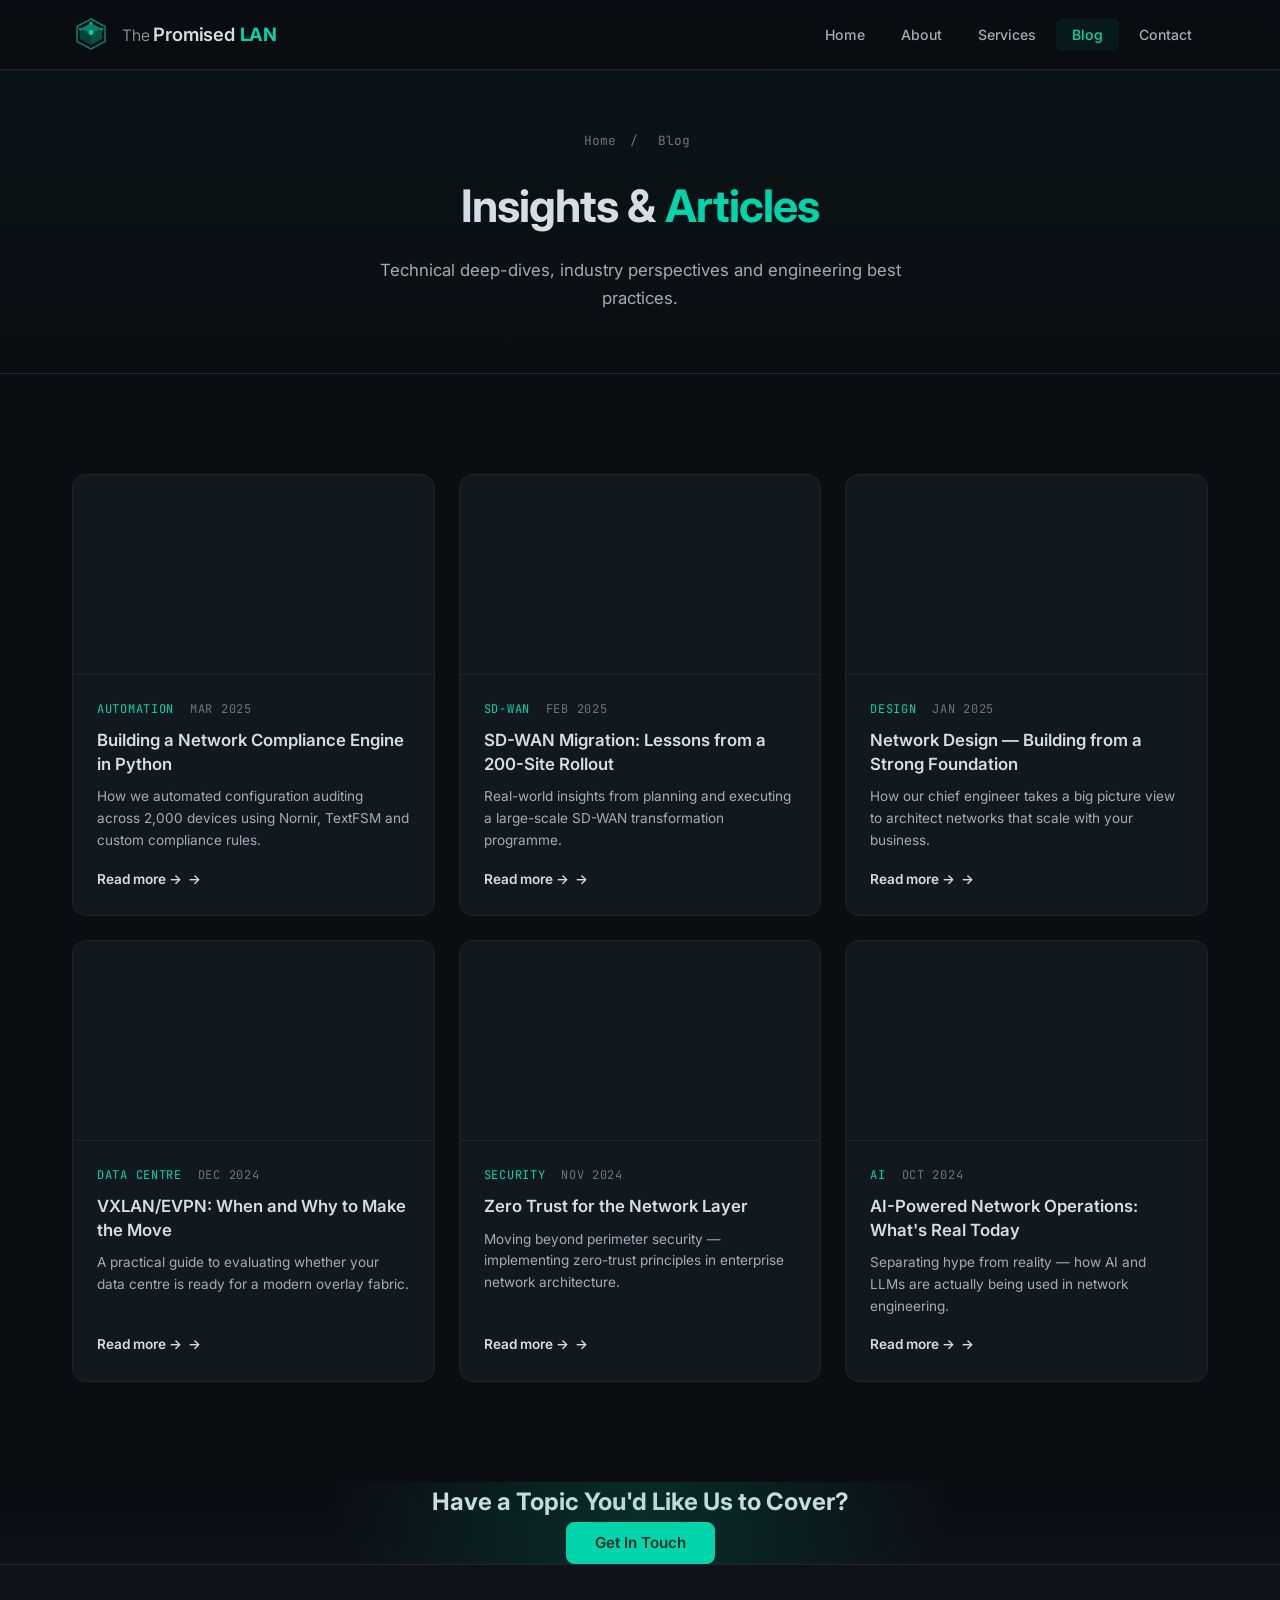
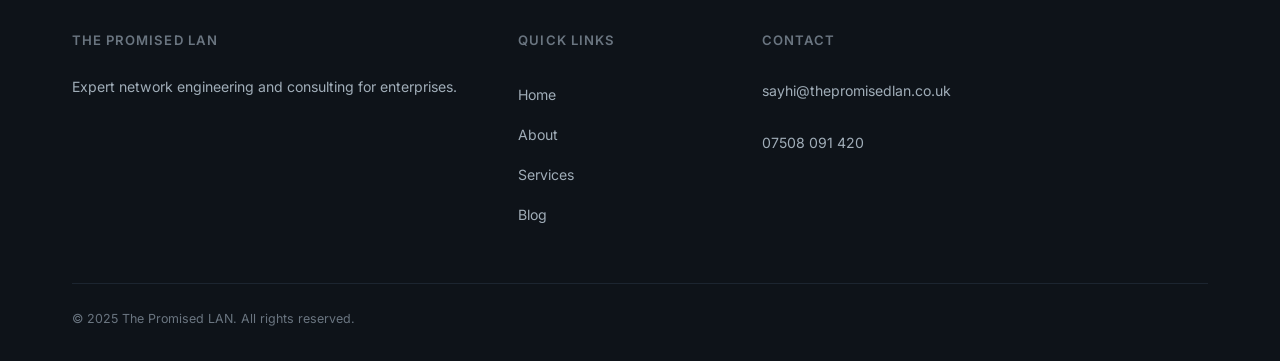
<file: blog.html>
<!DOCTYPE html>
<html lang="en">
<head>
    <meta charset="UTF-8">
    <meta name="viewport" content="width=device-width, initial-scale=1.0">
    <title>Blog & Insights - The Promised LAN</title>
    <link href="https://fonts.googleapis.com/css2?family=Inter:wght@300;400;500;600;700&family=JetBrains+Mono:wght@400;600&display=swap" rel="stylesheet">
    <link rel="stylesheet" href="css/style.css">
</head>
<body>
    <!-- Navbar -->
    <nav class="navbar" id="navbar">
        <div class="nav-container">
            <a href="index.html" class="nav-brand">
                <img src="images/tpl-logo-nav.svg" alt="TPL" class="nav-logo">
                <span class="nav-brand-text"><span class="tpl-the">The </span><span class="tpl-promised">Promised </span><span class="tpl-lan">LAN</span></span>
            </a>
            <div class="nav-toggle" id="navToggle">
                <span></span>
                <span></span>
                <span></span>
            </div>
            <ul class="nav-links" id="navLinks">
                <li><a href="index.html">Home</a></li>
                <li><a href="about.html">About</a></li>
                <li><a href="services.html">Services</a></li>
                <li><a href="blog.html">Blog</a></li>
                <li><a href="contact.html">Contact</a></li>
            </ul>
        </div>
    </nav>

    <!-- Page Header -->
    <header class="page-header">
        <div class="container">
            <nav class="breadcrumb">
                <a href="index.html">Home</a>
                <span>/</span>
                <span>Blog</span>
            </nav>
            <h1 class="page-title">Insights & <span class="teal">Articles</span></h1>
            <p class="page-subtitle">Technical deep-dives, industry perspectives and engineering best practices.</p>
        </div>
    </header>

    <!-- Blog Grid -->
    <section class="section">
        <div class="container">
            <div class="blog-grid">
                <!-- Article 1 -->
                <a href="#" class="blog-card animate-on-scroll">
                    <div class="blog-card-image"></div>
                    <div class="blog-card-body">
                        <div class="blog-card-meta">
                            <span class="blog-tag">AUTOMATION</span>
                            <span class="blog-date">Mar 2025</span>
                        </div>
                        <h3>Building a Network Compliance Engine in Python</h3>
                        <p class="blog-excerpt">How we automated configuration auditing across 2,000 devices using Nornir, TextFSM and custom compliance rules.</p>
                        <span class="blog-card-link">Read more →</span>
                    </div>
                </a>

                <!-- Article 2 -->
                <a href="#" class="blog-card animate-on-scroll">
                    <div class="blog-card-image"></div>
                    <div class="blog-card-body">
                        <div class="blog-card-meta">
                            <span class="blog-tag">SD-WAN</span>
                            <span class="blog-date">Feb 2025</span>
                        </div>
                        <h3>SD-WAN Migration: Lessons from a 200-Site Rollout</h3>
                        <p class="blog-excerpt">Real-world insights from planning and executing a large-scale SD-WAN transformation programme.</p>
                        <span class="blog-card-link">Read more →</span>
                    </div>
                </a>

                <!-- Article 3 -->
                <a href="#" class="blog-card animate-on-scroll">
                    <div class="blog-card-image"></div>
                    <div class="blog-card-body">
                        <div class="blog-card-meta">
                            <span class="blog-tag">DESIGN</span>
                            <span class="blog-date">Jan 2025</span>
                        </div>
                        <h3>Network Design — Building from a Strong Foundation</h3>
                        <p class="blog-excerpt">How our chief engineer takes a big picture view to architect networks that scale with your business.</p>
                        <span class="blog-card-link">Read more →</span>
                    </div>
                </a>

                <!-- Article 4 -->
                <a href="#" class="blog-card animate-on-scroll">
                    <div class="blog-card-image"></div>
                    <div class="blog-card-body">
                        <div class="blog-card-meta">
                            <span class="blog-tag">DATA CENTRE</span>
                            <span class="blog-date">Dec 2024</span>
                        </div>
                        <h3>VXLAN/EVPN: When and Why to Make the Move</h3>
                        <p class="blog-excerpt">A practical guide to evaluating whether your data centre is ready for a modern overlay fabric.</p>
                        <span class="blog-card-link">Read more →</span>
                    </div>
                </a>

                <!-- Article 5 -->
                <a href="#" class="blog-card animate-on-scroll">
                    <div class="blog-card-image"></div>
                    <div class="blog-card-body">
                        <div class="blog-card-meta">
                            <span class="blog-tag">SECURITY</span>
                            <span class="blog-date">Nov 2024</span>
                        </div>
                        <h3>Zero Trust for the Network Layer</h3>
                        <p class="blog-excerpt">Moving beyond perimeter security — implementing zero-trust principles in enterprise network architecture.</p>
                        <span class="blog-card-link">Read more →</span>
                    </div>
                </a>

                <!-- Article 6 -->
                <a href="#" class="blog-card animate-on-scroll">
                    <div class="blog-card-image"></div>
                    <div class="blog-card-body">
                        <div class="blog-card-meta">
                            <span class="blog-tag">AI</span>
                            <span class="blog-date">Oct 2024</span>
                        </div>
                        <h3>AI-Powered Network Operations: What's Real Today</h3>
                        <p class="blog-excerpt">Separating hype from reality — how AI and LLMs are actually being used in network engineering.</p>
                        <span class="blog-card-link">Read more →</span>
                    </div>
                </a>
            </div>
        </div>
    </section>

    <!-- CTA Section -->
    <section class="cta-section animate-on-scroll">
        <div class="container">
            <h2>Have a Topic You'd Like Us to Cover?</h2>
            <a href="contact.html" class="btn btn-primary">Get In Touch</a>
        </div>
    </section>

    <!-- Footer -->
    <footer class="footer">
        <div class="container">
            <div class="footer-content">
                <div class="footer-section">
                    <h4>The Promised LAN</h4>
                    <p>Expert network engineering and consulting for enterprises.</p>
                </div>
                <div class="footer-section">
                    <h4>Quick Links</h4>
                    <ul>
                        <li><a href="index.html">Home</a></li>
                        <li><a href="about.html">About</a></li>
                        <li><a href="services.html">Services</a></li>
                        <li><a href="blog.html">Blog</a></li>
                    </ul>
                </div>
                <div class="footer-section">
                    <h4>Contact</h4>
                    <p><a href="mailto:sayhi@thepromisedlan.co.uk">sayhi@thepromisedlan.co.uk</a></p>
                    <p><a href="tel:07508091420">07508 091 420</a></p>
                </div>
            </div>
            <div class="footer-bottom">
                <p>&copy; 2025 The Promised LAN. All rights reserved.</p>
            </div>
        </div>
    </footer>

    <script src="js/main.js"></script>
</body>
</html>
</file>
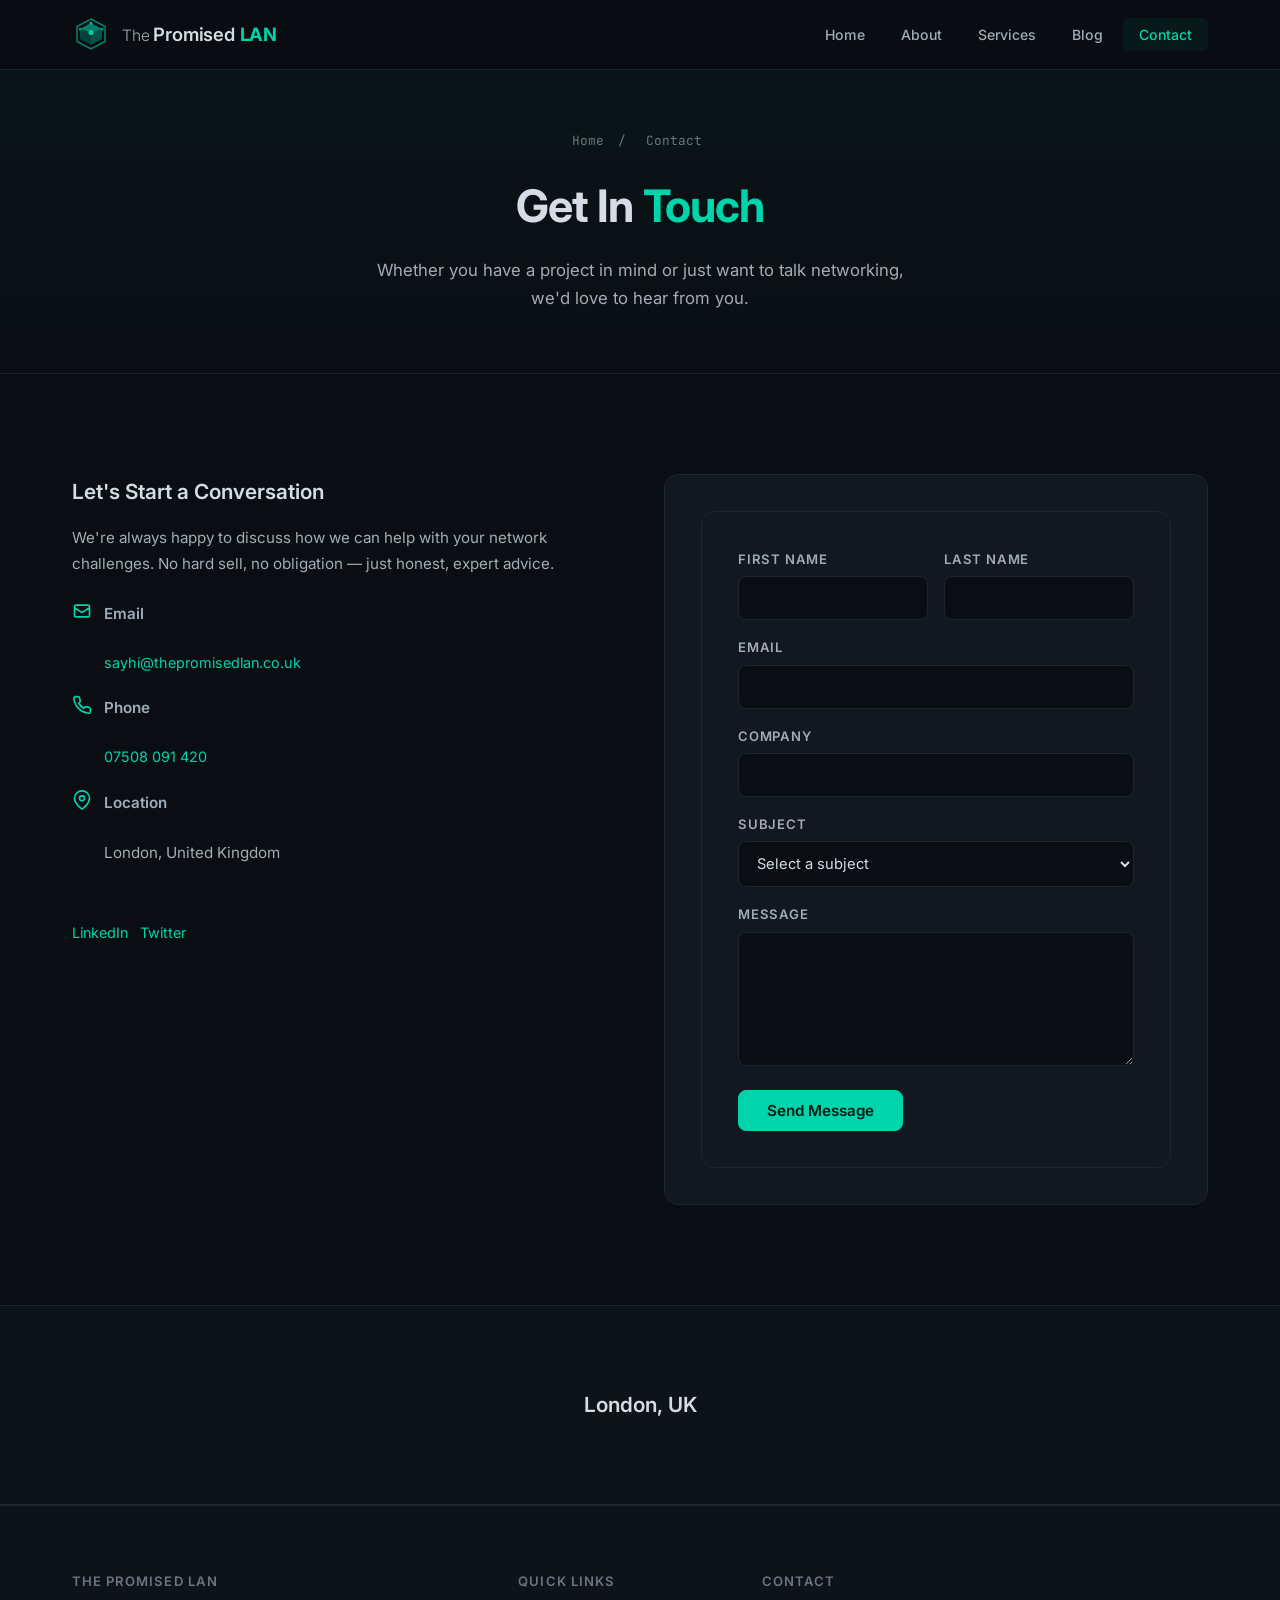
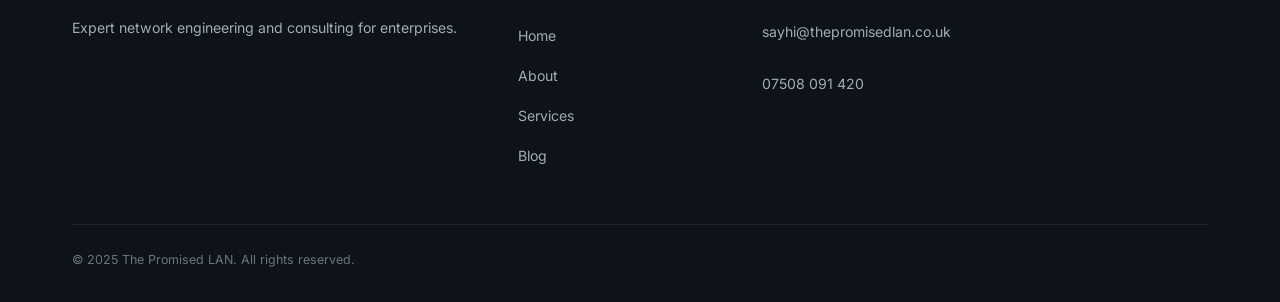
<file: contact.html>
<!DOCTYPE html>
<html lang="en">
<head>
    <meta charset="UTF-8">
    <meta name="viewport" content="width=device-width, initial-scale=1.0">
    <title>Contact - The Promised LAN</title>
    <link href="https://fonts.googleapis.com/css2?family=Inter:wght@300;400;500;600;700&family=JetBrains+Mono:wght@400;600&display=swap" rel="stylesheet">
    <link rel="stylesheet" href="css/style.css">
</head>
<body>
    <!-- Navbar -->
    <nav class="navbar" id="navbar">
        <div class="nav-container">
            <a href="index.html" class="nav-brand">
                <img src="images/tpl-logo-nav.svg" alt="TPL" class="nav-logo">
                <span class="nav-brand-text"><span class="tpl-the">The </span><span class="tpl-promised">Promised </span><span class="tpl-lan">LAN</span></span>
            </a>
            <div class="nav-toggle" id="navToggle">
                <span></span>
                <span></span>
                <span></span>
            </div>
            <ul class="nav-links" id="navLinks">
                <li><a href="index.html">Home</a></li>
                <li><a href="about.html">About</a></li>
                <li><a href="services.html">Services</a></li>
                <li><a href="blog.html">Blog</a></li>
                <li><a href="contact.html">Contact</a></li>
            </ul>
        </div>
    </nav>

    <!-- Page Header -->
    <header class="page-header">
        <div class="container">
            <nav class="breadcrumb">
                <a href="index.html">Home</a>
                <span>/</span>
                <span>Contact</span>
            </nav>
            <h1 class="page-title">Get In <span class="teal">Touch</span></h1>
            <p class="page-subtitle">Whether you have a project in mind or just want to talk networking, we'd love to hear from you.</p>
        </div>
    </header>

    <!-- Contact Grid -->
    <section class="section">
        <div class="container">
            <div class="contact-grid">
                <!-- Left Column: Contact Info -->
                <div class="contact-info animate-on-scroll">
                    <h3>Let's Start a Conversation</h3>
                    <p>We're always happy to discuss how we can help with your network challenges. No hard sell, no obligation — just honest, expert advice.</p>

                    <div class="contact-details">
                        <div class="contact-item">
                            <svg class="contact-icon" viewBox="0 0 24 24" fill="none" stroke="currentColor" stroke-width="2">
                                <path d="M3 8l7.89 5.26a2 2 0 0 0 2.22 0L21 8M5 19h14a2 2 0 0 0 2-2V7a2 2 0 0 0-2-2H5a2 2 0 0 0-2 2v10a2 2 0 0 0 2 2z"></path>
                            </svg>
                            <div>
                                <p class="contact-label">Email</p>
                                <a href="mailto:sayhi@thepromisedlan.co.uk">sayhi@thepromisedlan.co.uk</a>
                            </div>
                        </div>

                        <div class="contact-item">
                            <svg class="contact-icon" viewBox="0 0 24 24" fill="none" stroke="currentColor" stroke-width="2">
                                <path d="M22 16.92v3a2 2 0 0 1-2.18 2 19.79 19.79 0 0 1-8.63-3.07 19.5 19.5 0 0 1-6-6 19.79 19.79 0 0 1-3.07-8.67A2 2 0 0 1 4.11 2h3a2 2 0 0 1 2 1.72 12.84 12.84 0 0 0 .7 2.81 2 2 0 0 1-.45 2.11L8.09 9.91a16 16 0 0 0 6 6l1.27-1.27a2 2 0 0 1 2.11-.45 12.84 12.84 0 0 0 2.81.7A2 2 0 0 1 22 16.92z"></path>
                            </svg>
                            <div>
                                <p class="contact-label">Phone</p>
                                <a href="tel:07508091420">07508 091 420</a>
                            </div>
                        </div>

                        <div class="contact-item">
                            <svg class="contact-icon" viewBox="0 0 24 24" fill="none" stroke="currentColor" stroke-width="2">
                                <path d="M21 10c0 7-9 13-9 13s-9-6-9-13a9 9 0 0 1 18 0z"></path>
                                <circle cx="12" cy="10" r="3"></circle>
                            </svg>
                            <div>
                                <p class="contact-label">Location</p>
                                <p>London, United Kingdom</p>
                            </div>
                        </div>
                    </div>

                    <div class="social-links">
                        <a href="#" class="social-link">LinkedIn</a>
                        <a href="#" class="social-link">Twitter</a>
                    </div>
                </div>

                <!-- Right Column: Contact Form -->
                <div class="contact-form-wrapper animate-on-scroll">
                    <form id="contactForm" class="contact-form" method="POST" action="#">
                        <div class="form-row">
                            <div class="form-group">
                                <label for="firstName" class="form-label">First Name</label>
                                <input type="text" id="firstName" name="firstName" class="form-input" required>
                            </div>
                            <div class="form-group">
                                <label for="lastName" class="form-label">Last Name</label>
                                <input type="text" id="lastName" name="lastName" class="form-input" required>
                            </div>
                        </div>

                        <div class="form-group">
                            <label for="email" class="form-label">Email</label>
                            <input type="email" id="email" name="email" class="form-input" required>
                        </div>

                        <div class="form-group">
                            <label for="company" class="form-label">Company</label>
                            <input type="text" id="company" name="company" class="form-input">
                        </div>

                        <div class="form-group">
                            <label for="subject" class="form-label">Subject</label>
                            <select id="subject" name="subject" class="form-input" required>
                                <option value="">Select a subject</option>
                                <option value="general">General Enquiry</option>
                                <option value="lan">LAN/Campus Project</option>
                                <option value="wan">WAN/SD-WAN</option>
                                <option value="datacenter">Data Centre</option>
                                <option value="wireless">Wireless</option>
                                <option value="security">Security</option>
                                <option value="automation">Automation</option>
                                <option value="other">Other</option>
                            </select>
                        </div>

                        <div class="form-group">
                            <label for="message" class="form-label">Message</label>
                            <textarea id="message" name="message" class="form-input form-textarea" rows="6" required></textarea>
                        </div>

                        <button type="submit" class="btn btn-primary">Send Message</button>
                    </form>
                </div>
            </div>
        </div>
    </section>

    <!-- Map Placeholder -->
    <section class="map-placeholder">
        <div class="container">
            <div class="map-content">
                <h3>London, UK</h3>
            </div>
        </div>
    </section>

    <!-- Footer -->
    <footer class="footer">
        <div class="container">
            <div class="footer-content">
                <div class="footer-section">
                    <h4>The Promised LAN</h4>
                    <p>Expert network engineering and consulting for enterprises.</p>
                </div>
                <div class="footer-section">
                    <h4>Quick Links</h4>
                    <ul>
                        <li><a href="index.html">Home</a></li>
                        <li><a href="about.html">About</a></li>
                        <li><a href="services.html">Services</a></li>
                        <li><a href="blog.html">Blog</a></li>
                    </ul>
                </div>
                <div class="footer-section">
                    <h4>Contact</h4>
                    <p><a href="mailto:sayhi@thepromisedlan.co.uk">sayhi@thepromisedlan.co.uk</a></p>
                    <p><a href="tel:07508091420">07508 091 420</a></p>
                </div>
            </div>
            <div class="footer-bottom">
                <p>&copy; 2025 The Promised LAN. All rights reserved.</p>
            </div>
        </div>
    </footer>

    <script src="js/main.js"></script>
</body>
</html>
</file>
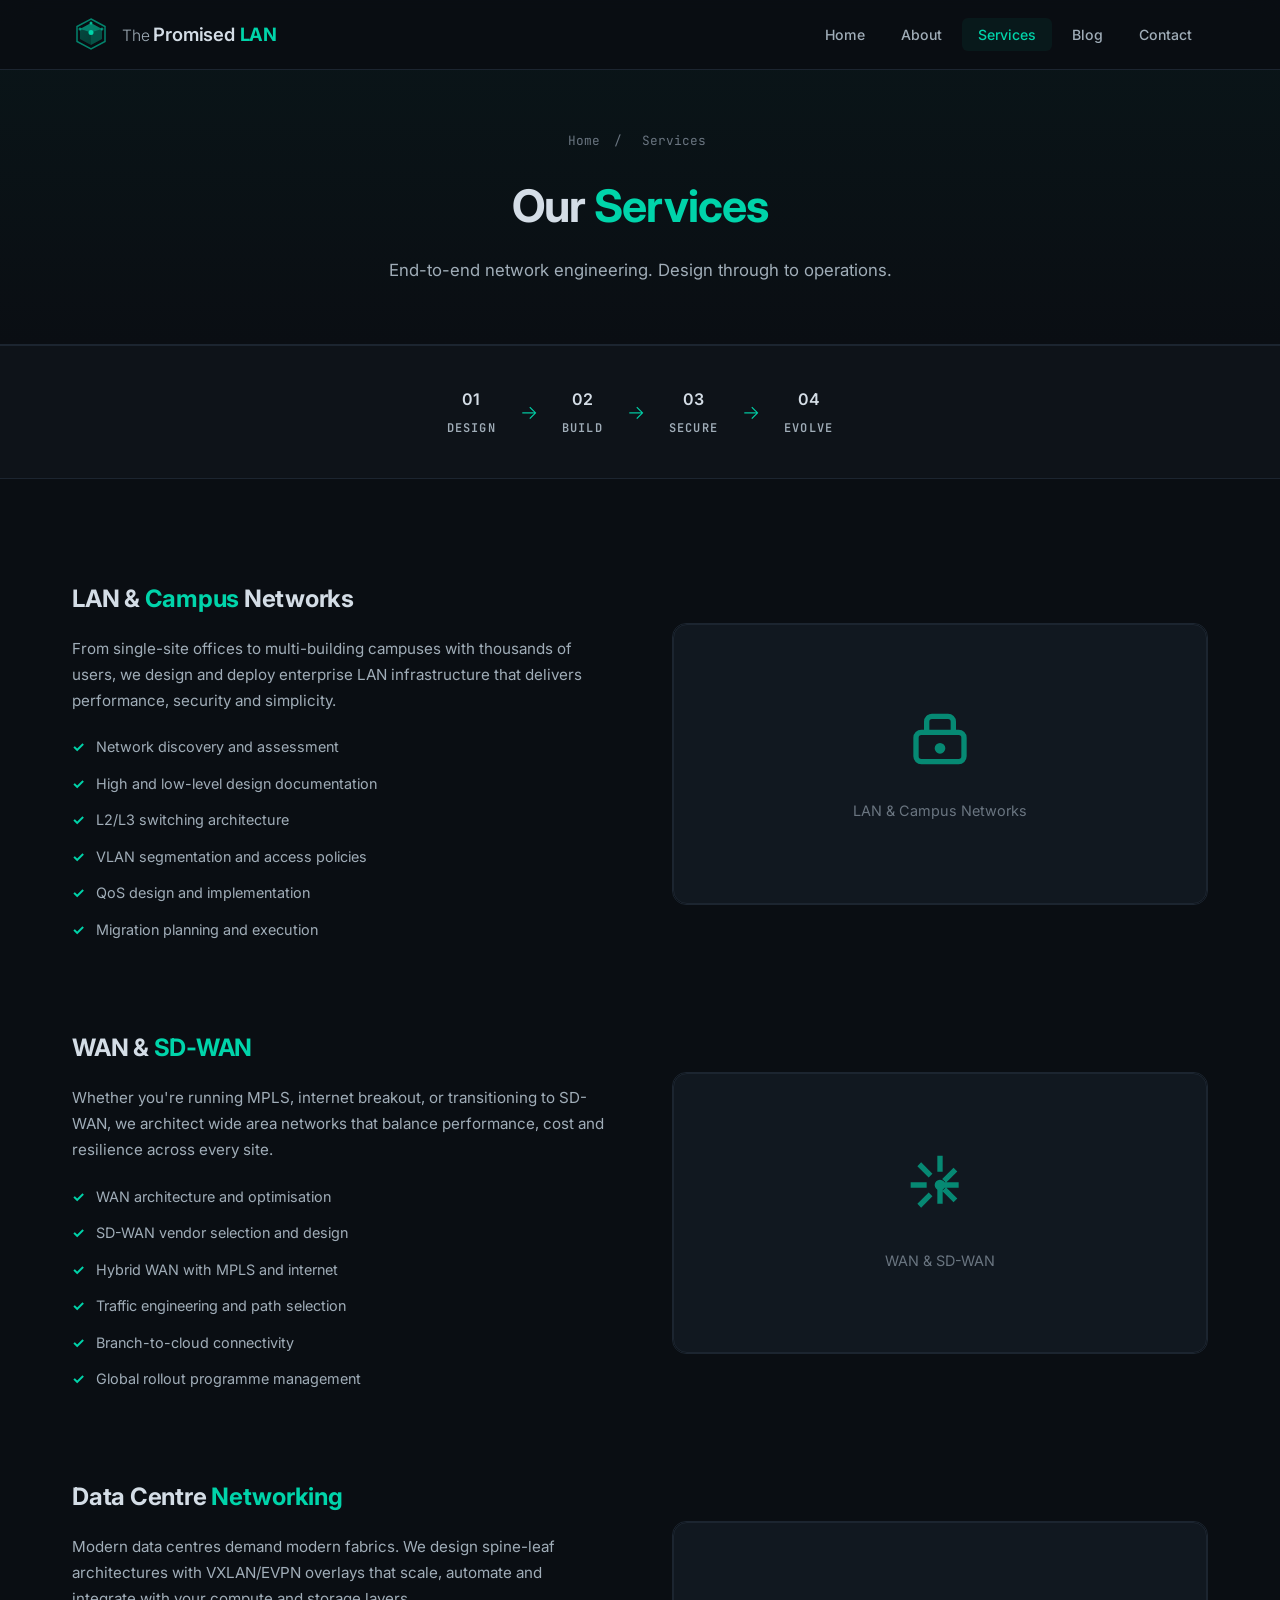
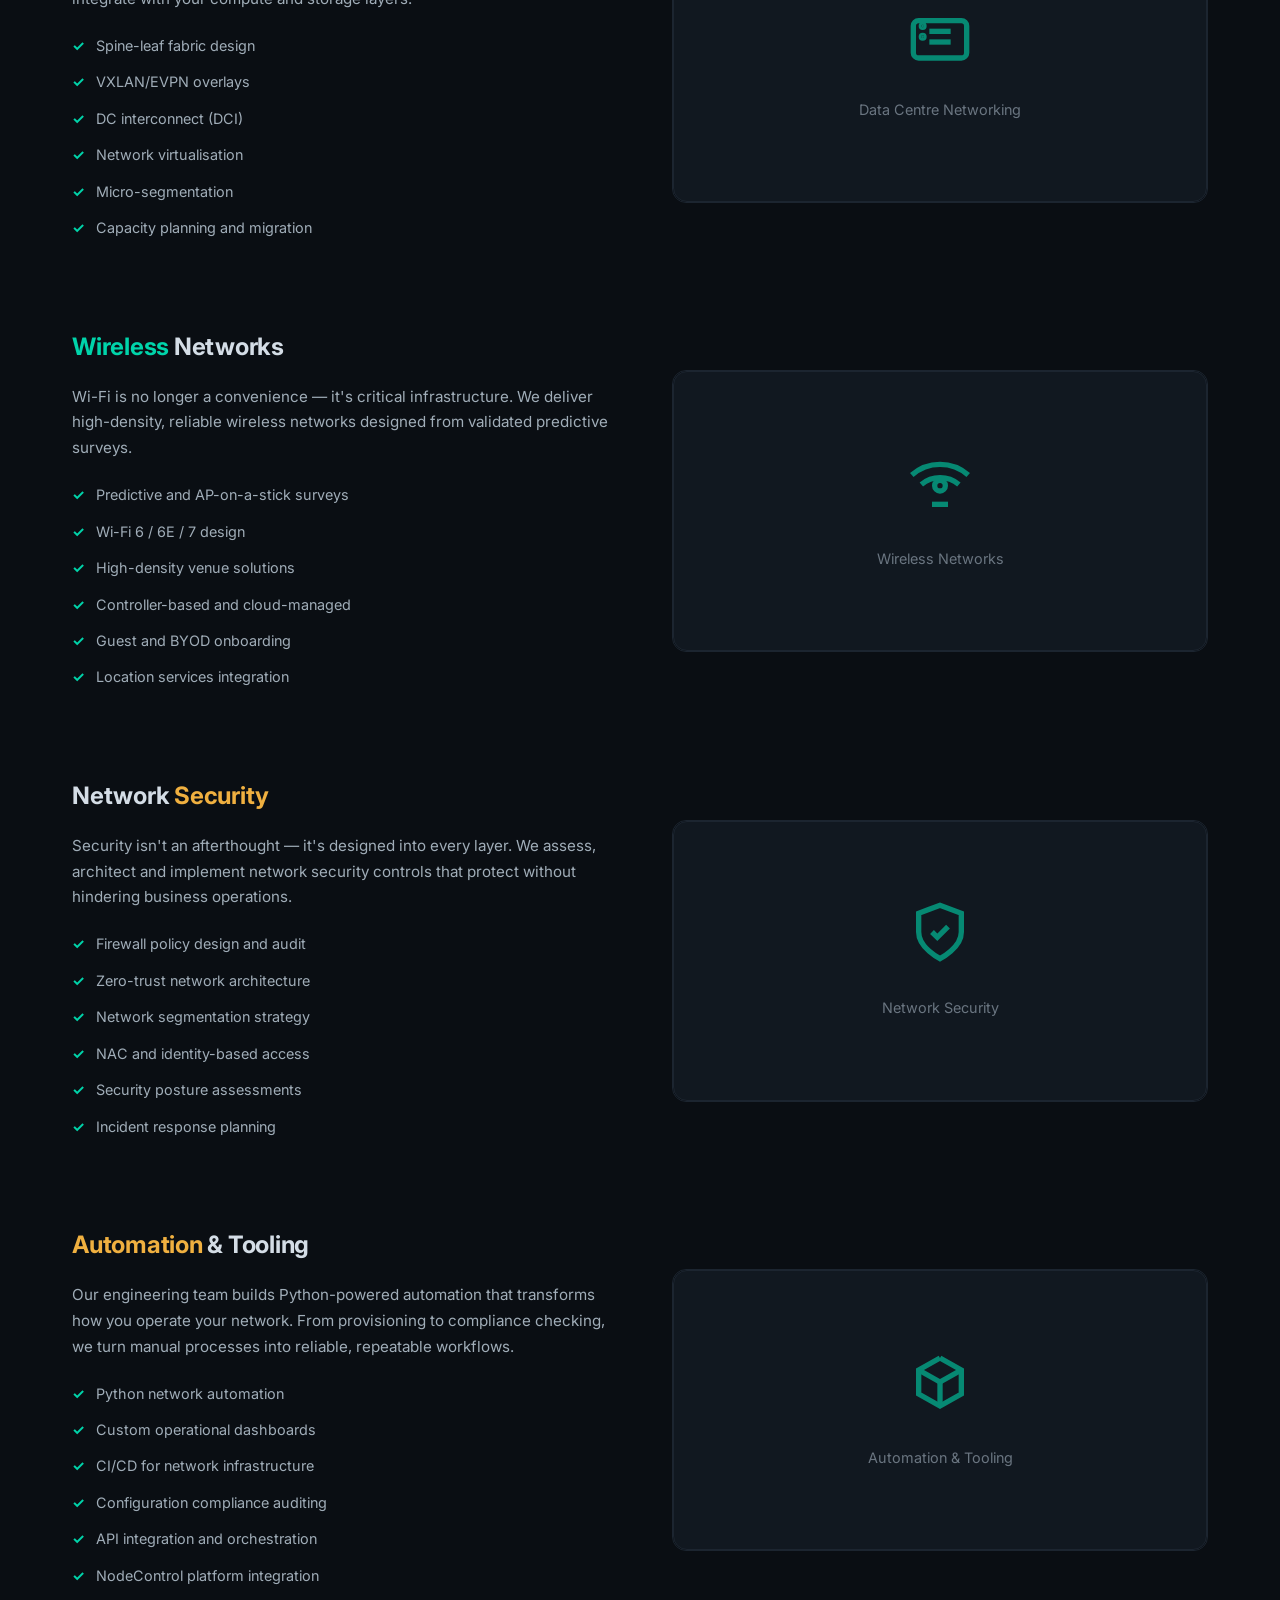
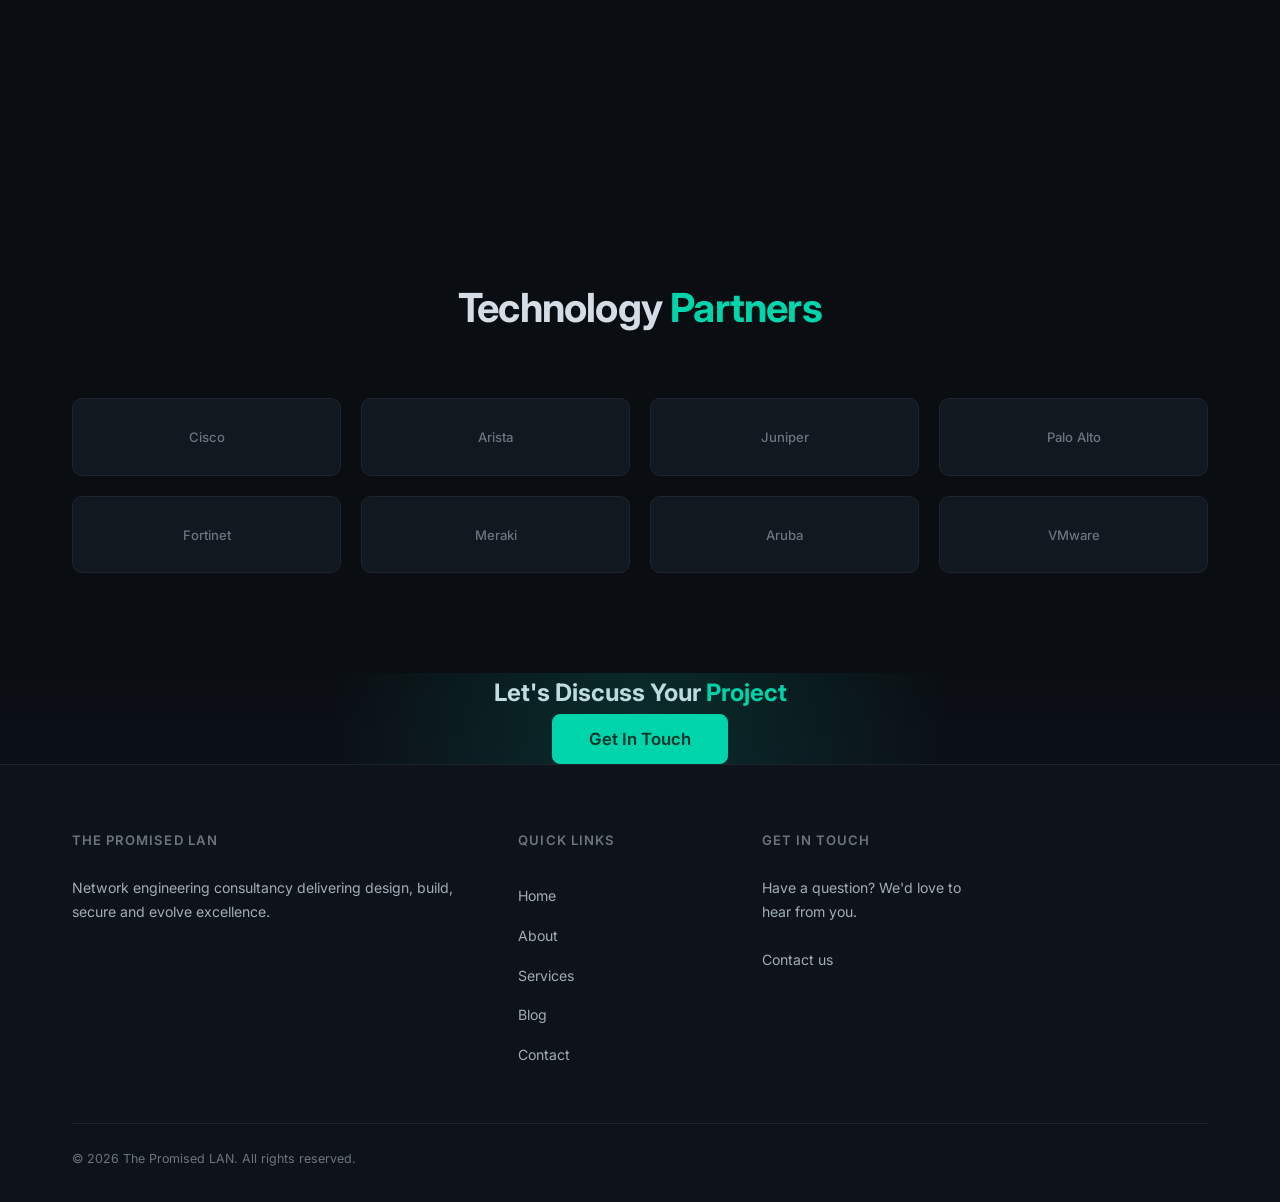
<file: services.html>
<!DOCTYPE html>
<html lang="en">
<head>
    <meta charset="UTF-8">
    <meta name="viewport" content="width=device-width, initial-scale=1.0">
    <title>Services | The Promised LAN</title>
    <link rel="preconnect" href="https://fonts.googleapis.com">
    <link rel="preconnect" href="https://fonts.gstatic.com" crossorigin>
    <link href="https://fonts.googleapis.com/css2?family=Inter:wght@300;400;500;600;700&family=JetBrains+Mono:wght@400;600&display=swap" rel="stylesheet">
    <link rel="stylesheet" href="css/style.css">
</head>
<body>
    <!-- Navigation -->
    <nav class="navbar" id="navbar">
        <div class="nav-container">
            <a href="index.html" class="nav-brand">
                <img src="images/tpl-logo-nav.svg" alt="TPL" class="nav-logo">
                <span class="nav-brand-text"><span class="tpl-the">The </span><span class="tpl-promised">Promised </span><span class="tpl-lan">LAN</span></span>
            </a>
            <div class="nav-toggle" id="navToggle">
                <span></span>
                <span></span>
                <span></span>
            </div>
            <ul class="nav-links" id="navLinks">
                <li><a href="index.html">Home</a></li>
                <li><a href="about.html">About</a></li>
                <li><a href="services.html">Services</a></li>
                <li><a href="blog.html">Blog</a></li>
                <li><a href="contact.html">Contact</a></li>
            </ul>
        </div>
    </nav>

    <!-- Page Header -->
    <section class="page-header">
        <div class="container">
            <div class="breadcrumb">
                <a href="index.html">Home</a>
                <span>/</span>
                <span>Services</span>
            </div>
            <h1 class="page-title">Our <span class="teal">Services</span></h1>
            <p class="page-subtitle">End-to-end network engineering. Design through to operations.</p>
        </div>
    </section>

    <!-- Approach Banner -->
    <section class="approach-banner">
        <div class="container">
            <div class="approach-steps">
                <span class="approach-step">01 <span class="approach-label">DESIGN</span></span>
                <span class="approach-arrow">→</span>
                <span class="approach-step">02 <span class="approach-label">BUILD</span></span>
                <span class="approach-arrow">→</span>
                <span class="approach-step">03 <span class="approach-label">SECURE</span></span>
                <span class="approach-arrow">→</span>
                <span class="approach-step">04 <span class="approach-label">EVOLVE</span></span>
            </div>
        </div>
    </section>

    <!-- Service Detail Sections -->
    <section class="services-detail-section">
        <div class="container">
            <!-- LAN & Campus Networks -->
            <div class="services-detail-grid animate-on-scroll">
                <div class="services-detail-text">
                    <h3>LAN & <span class="teal">Campus</span> Networks</h3>
                    <p>From single-site offices to multi-building campuses with thousands of users, we design and deploy enterprise LAN infrastructure that delivers performance, security and simplicity.</p>
                    <ul class="services-detail-list">
                        <li>Network discovery and assessment</li>
                        <li>High and low-level design documentation</li>
                        <li>L2/L3 switching architecture</li>
                        <li>VLAN segmentation and access policies</li>
                        <li>QoS design and implementation</li>
                        <li>Migration planning and execution</li>
                    </ul>
                </div>
                <div class="services-detail-image">
                    <div class="placeholder-image">
                        <svg class="service-icon" viewBox="0 0 24 24" stroke="currentColor" fill="none" stroke-width="2">
                            <rect x="3" y="11" width="18" height="11" rx="2" ry="2"></rect>
                            <path d="M7 11V7a2 2 0 0 1 2-2h6a2 2 0 0 1 2 2v4"></path>
                            <circle cx="12" cy="17" r="1"></circle>
                        </svg>
                        <p>LAN & Campus Networks</p>
                    </div>
                </div>
            </div>

            <!-- WAN & SD-WAN -->
            <div class="services-detail-grid animate-on-scroll">
                <div class="services-detail-image">
                    <div class="placeholder-image">
                        <svg class="service-icon" viewBox="0 0 24 24" stroke="currentColor" fill="none" stroke-width="2">
                            <circle cx="12" cy="12" r="1"></circle>
                            <path d="M12 1v6m0 6v6M4.22 4.22l4.24 4.24m5.08 5.08l4.24 4.24M1 12h6m6 0h6M4.22 19.78l4.24-4.24m5.08-5.08l4.24-4.24"></path>
                        </svg>
                        <p>WAN & SD-WAN</p>
                    </div>
                </div>
                <div class="services-detail-text">
                    <h3>WAN & <span class="teal">SD-WAN</span></h3>
                    <p>Whether you're running MPLS, internet breakout, or transitioning to SD-WAN, we architect wide area networks that balance performance, cost and resilience across every site.</p>
                    <ul class="services-detail-list">
                        <li>WAN architecture and optimisation</li>
                        <li>SD-WAN vendor selection and design</li>
                        <li>Hybrid WAN with MPLS and internet</li>
                        <li>Traffic engineering and path selection</li>
                        <li>Branch-to-cloud connectivity</li>
                        <li>Global rollout programme management</li>
                    </ul>
                </div>
            </div>

            <!-- Data Centre Networking -->
            <div class="services-detail-grid animate-on-scroll">
                <div class="services-detail-text">
                    <h3>Data Centre <span class="teal">Networking</span></h3>
                    <p>Modern data centres demand modern fabrics. We design spine-leaf architectures with VXLAN/EVPN overlays that scale, automate and integrate with your compute and storage layers.</p>
                    <ul class="services-detail-list">
                        <li>Spine-leaf fabric design</li>
                        <li>VXLAN/EVPN overlays</li>
                        <li>DC interconnect (DCI)</li>
                        <li>Network virtualisation</li>
                        <li>Micro-segmentation</li>
                        <li>Capacity planning and migration</li>
                    </ul>
                </div>
                <div class="services-detail-image">
                    <div class="placeholder-image">
                        <svg class="service-icon" viewBox="0 0 24 24" stroke="currentColor" fill="none" stroke-width="2">
                            <rect x="2" y="7" width="20" height="14" rx="2" ry="2"></rect>
                            <path d="M16 11H8"></path>
                            <path d="M16 15H8"></path>
                            <circle cx="5.5" cy="9" r="0.5" fill="currentColor"></circle>
                            <circle cx="5.5" cy="13" r="0.5" fill="currentColor"></circle>
                        </svg>
                        <p>Data Centre Networking</p>
                    </div>
                </div>
            </div>

            <!-- Wireless Networks -->
            <div class="services-detail-grid animate-on-scroll">
                <div class="services-detail-image">
                    <div class="placeholder-image">
                        <svg class="service-icon" viewBox="0 0 24 24" stroke="currentColor" fill="none" stroke-width="2">
                            <path d="M5 12.55a11 11 0 0 1 14.08 0"></path>
                            <path d="M1.42 9a16 16 0 0 1 21.16 0"></path>
                            <path d="M9 20h6"></path>
                            <circle cx="12" cy="13" r="2"></circle>
                        </svg>
                        <p>Wireless Networks</p>
                    </div>
                </div>
                <div class="services-detail-text">
                    <h3><span class="teal">Wireless</span> Networks</h3>
                    <p>Wi-Fi is no longer a convenience — it's critical infrastructure. We deliver high-density, reliable wireless networks designed from validated predictive surveys.</p>
                    <ul class="services-detail-list">
                        <li>Predictive and AP-on-a-stick surveys</li>
                        <li>Wi-Fi 6 / 6E / 7 design</li>
                        <li>High-density venue solutions</li>
                        <li>Controller-based and cloud-managed</li>
                        <li>Guest and BYOD onboarding</li>
                        <li>Location services integration</li>
                    </ul>
                </div>
            </div>

            <!-- Network Security -->
            <div class="services-detail-grid animate-on-scroll">
                <div class="services-detail-text">
                    <h3>Network <span class="gold">Security</span></h3>
                    <p>Security isn't an afterthought — it's designed into every layer. We assess, architect and implement network security controls that protect without hindering business operations.</p>
                    <ul class="services-detail-list">
                        <li>Firewall policy design and audit</li>
                        <li>Zero-trust network architecture</li>
                        <li>Network segmentation strategy</li>
                        <li>NAC and identity-based access</li>
                        <li>Security posture assessments</li>
                        <li>Incident response planning</li>
                    </ul>
                </div>
                <div class="services-detail-image">
                    <div class="placeholder-image">
                        <svg class="service-icon" viewBox="0 0 24 24" stroke="currentColor" fill="none" stroke-width="2">
                            <path d="M12 22s8-4 8-10V5l-8-3-8 3v7c0 6 8 10 8 10z"></path>
                            <path d="M9 12l2 2 4-4"></path>
                        </svg>
                        <p>Network Security</p>
                    </div>
                </div>
            </div>

            <!-- Automation & Tooling -->
            <div class="services-detail-grid animate-on-scroll">
                <div class="services-detail-image">
                    <div class="placeholder-image">
                        <svg class="service-icon" viewBox="0 0 24 24" stroke="currentColor" fill="none" stroke-width="2">
                            <polyline points="12 3 20 7.5 20 16.5 12 21 4 16.5 4 7.5 12 3"></polyline>
                            <polyline points="12 12 20 7.5"></polyline>
                            <polyline points="12 12 12 21"></polyline>
                            <polyline points="12 12 4 7.5"></polyline>
                        </svg>
                        <p>Automation & Tooling</p>
                    </div>
                </div>
                <div class="services-detail-text">
                    <h3><span class="gold">Automation</span> & Tooling</h3>
                    <p>Our engineering team builds Python-powered automation that transforms how you operate your network. From provisioning to compliance checking, we turn manual processes into reliable, repeatable workflows.</p>
                    <ul class="services-detail-list">
                        <li>Python network automation</li>
                        <li>Custom operational dashboards</li>
                        <li>CI/CD for network infrastructure</li>
                        <li>Configuration compliance auditing</li>
                        <li>API integration and orchestration</li>
                        <li>NodeControl platform integration</li>
                    </ul>
                </div>
            </div>
        </div>
    </section>

    <!-- Technology Partners -->
    <section class="technology-partners">
        <div class="container">
            <h2>Technology <span class="teal">Partners</span></h2>
            <div class="tech-grid">
                <div class="tech-card">
                    <span>Cisco</span>
                </div>
                <div class="tech-card">
                    <span>Arista</span>
                </div>
                <div class="tech-card">
                    <span>Juniper</span>
                </div>
                <div class="tech-card">
                    <span>Palo Alto</span>
                </div>
                <div class="tech-card">
                    <span>Fortinet</span>
                </div>
                <div class="tech-card">
                    <span>Meraki</span>
                </div>
                <div class="tech-card">
                    <span>Aruba</span>
                </div>
                <div class="tech-card">
                    <span>VMware</span>
                </div>
            </div>
        </div>
    </section>

    <!-- CTA Section -->
    <section class="cta-section">
        <div class="container">
            <h2>Let's Discuss Your <span class="teal">Project</span></h2>
            <a href="contact.html" class="cta-button">Get In Touch</a>
        </div>
    </section>

    <!-- Footer -->
    <footer class="footer">
        <div class="container">
            <div class="footer-content">
                <div class="footer-section">
                    <h4>The Promised LAN</h4>
                    <p>Network engineering consultancy delivering design, build, secure and evolve excellence.</p>
                </div>
                <div class="footer-section">
                    <h4>Quick Links</h4>
                    <ul>
                        <li><a href="index.html">Home</a></li>
                        <li><a href="about.html">About</a></li>
                        <li><a href="services.html">Services</a></li>
                        <li><a href="blog.html">Blog</a></li>
                        <li><a href="contact.html">Contact</a></li>
                    </ul>
                </div>
                <div class="footer-section">
                    <h4>Get In Touch</h4>
                    <p>Have a question? We'd love to hear from you.</p>
                    <a href="contact.html" class="footer-link">Contact us</a>
                </div>
            </div>
            <div class="footer-bottom">
                <p>&copy; 2026 The Promised LAN. All rights reserved.</p>
            </div>
        </div>
    </footer>

    <script src="js/main.js"></script>
</body>
</html>
</file>
<file: css/style.css>
/* ══════════════════════════════════════════════════════════════
   The Promised LAN — style.css
   Brand: Dark Professional + Teal/Emerald + Gold accents
   Sibling design to NodeControl — same DNA, distinct identity
   ══════════════════════════════════════════════════════════════ */

/* ── Reset & Base ──────────────────────────────────────────── */
*, *::before, *::after {
    margin: 0;
    padding: 0;
    box-sizing: border-box;
}

:root {
    /* Backgrounds — slightly warmer than NodeControl */
    --bg-primary: #0a0e13;
    --bg-secondary: #0e1319;
    --bg-card: #111820;
    --bg-card-hover: #161e28;

    /* Primary accent — teal/emerald (differentiated from NC cyan) */
    --teal: #00d4aa;
    --teal-hover: #10e8be;
    --teal-glow: rgba(0, 212, 170, 0.15);
    --teal-glow-strong: rgba(0, 212, 170, 0.3);
    --teal-subtle: rgba(0, 212, 170, 0.06);

    /* Secondary accent — gold (warmer than NC orange) */
    --gold: #f0b040;
    --gold-light: #ffd680;
    --gold-glow: rgba(240, 176, 64, 0.15);
    --gold-glow-strong: rgba(240, 176, 64, 0.3);

    /* Text */
    --text-primary: #d4dde6;
    --text-secondary: #a0adb8;
    --text-muted: #6a7580;

    /* Borders */
    --border: #1c2530;
    --border-light: #141c24;

    /* Typography */
    --font: 'Inter', -apple-system, BlinkMacSystemFont, 'Segoe UI', sans-serif;
    --mono: 'JetBrains Mono', 'Consolas', 'Monaco', 'Courier New', monospace;
    --nav-height: 70px;

    /* Spacing scale */
    --section-pad: 100px;
    --container-width: 1200px;
}

html {
    scroll-behavior: smooth;
    scroll-padding-top: var(--nav-height);
}

body {
    font-family: var(--font);
    background: var(--bg-primary);
    color: var(--text-primary);
    line-height: 1.7;
    -webkit-font-smoothing: antialiased;
}

a {
    color: var(--teal);
    text-decoration: none;
    transition: color 0.2s;
}
a:hover {
    color: var(--teal-hover);
}

img {
    max-width: 100%;
    height: auto;
    display: block;
}

/* ── Container ────────────────────────────────────────────── */
.container {
    max-width: var(--container-width);
    margin: 0 auto;
    padding: 0 32px;
}

/* ── Section ──────────────────────────────────────────────── */
.section {
    padding: var(--section-pad) 0;
}

.section-header {
    text-align: center;
    margin-bottom: 56px;
}

.section-title {
    font-size: 2.5rem;
    font-weight: 700;
    letter-spacing: -0.02em;
    margin-bottom: 12px;
    line-height: 1.2;
}

.section-subtitle {
    color: var(--text-secondary);
    font-size: 1.05rem;
    max-width: 640px;
    margin: 0 auto;
    line-height: 1.6;
}

.teal { color: var(--teal); }
.gold { color: var(--gold); }

/* ── Buttons ──────────────────────────────────────────────── */
.btn {
    display: inline-flex;
    align-items: center;
    gap: 8px;
    padding: 12px 28px;
    border-radius: 8px;
    font-size: 0.95rem;
    font-weight: 600;
    text-decoration: none;
    border: 1px solid transparent;
    cursor: pointer;
    transition: all 0.25s ease;
    font-family: var(--font);
    line-height: 1;
}

.btn-primary {
    background: var(--teal);
    color: #001a14;
    border-color: var(--teal);
}
.btn-primary:hover {
    background: var(--teal-hover);
    color: #001a14;
    box-shadow: 0 0 24px var(--teal-glow-strong);
    transform: translateY(-1px);
}

.btn-outline {
    color: var(--teal);
    border-color: var(--teal);
    background: transparent;
}
.btn-outline:hover {
    background: var(--teal-glow);
    color: var(--teal-hover);
    transform: translateY(-1px);
}

.btn-gold {
    background: var(--gold);
    color: #1a1200;
    border-color: var(--gold);
}
.btn-gold:hover {
    background: var(--gold-light);
    color: #1a1200;
    box-shadow: 0 0 24px var(--gold-glow-strong);
    transform: translateY(-1px);
}

.btn-outline-gold {
    color: var(--gold);
    border-color: var(--gold);
    background: transparent;
}
.btn-outline-gold:hover {
    background: var(--gold-glow);
    color: var(--gold-light);
    transform: translateY(-1px);
}

.btn-sm {
    padding: 8px 18px;
    font-size: 0.85rem;
}

.btn-lg {
    padding: 16px 36px;
    font-size: 1.05rem;
}

/* ── Navbar ───────────────────────────────────────────────── */
.navbar {
    position: fixed;
    top: 0;
    left: 0;
    right: 0;
    z-index: 1000;
    height: var(--nav-height);
    display: flex;
    align-items: center;
    background: rgba(10, 14, 19, 0.92);
    backdrop-filter: blur(16px);
    -webkit-backdrop-filter: blur(16px);
    border-bottom: 1px solid var(--border);
    transition: background 0.3s;
}

.nav-container {
    display: flex;
    align-items: center;
    justify-content: space-between;
    width: 100%;
    max-width: var(--container-width);
    margin: 0 auto;
    padding: 0 32px;
}

.nav-brand {
    display: flex;
    align-items: center;
    gap: 12px;
    text-decoration: none;
    color: var(--text-primary);
}

.nav-logo {
    width: 38px;
    height: 38px;
}

.nav-brand-text {
    font-size: 1.15rem;
    font-weight: 600;
    letter-spacing: -0.01em;
}
.nav-brand-text .tpl-the {
    font-weight: 300;
    color: var(--text-secondary);
    font-size: 0.85em;
}
.nav-brand-text .tpl-promised {
    color: var(--text-primary);
}
.nav-brand-text .tpl-lan {
    color: var(--teal);
    font-weight: 700;
}

.nav-links {
    display: flex;
    list-style: none;
    gap: 4px;
    align-items: center;
}

.nav-links a {
    color: var(--text-secondary);
    font-size: 0.88rem;
    font-weight: 500;
    padding: 8px 16px;
    border-radius: 6px;
    transition: all 0.2s;
    text-decoration: none;
}
.nav-links a:hover,
.nav-links a.active {
    color: var(--teal);
    background: var(--teal-subtle);
}

.nav-toggle {
    display: none;
    flex-direction: column;
    gap: 5px;
    cursor: pointer;
    padding: 4px;
}
.nav-toggle span {
    width: 24px;
    height: 2px;
    background: var(--text-secondary);
    border-radius: 2px;
    transition: all 0.3s;
}
.nav-toggle.active span:nth-child(1) { transform: rotate(45deg) translate(5px, 5px); }
.nav-toggle.active span:nth-child(2) { opacity: 0; }
.nav-toggle.active span:nth-child(3) { transform: rotate(-45deg) translate(5px, -5px); }

/* ── Hero ─────────────────────────────────────────────────── */
.hero {
    min-height: 100vh;
    display: flex;
    flex-direction: column;
    align-items: center;
    justify-content: center;
    text-align: center;
    padding: calc(var(--nav-height) + 40px) 32px 80px;
    position: relative;
    overflow: hidden;
}

.hero::before {
    content: '';
    position: absolute;
    top: 30%;
    left: 50%;
    transform: translate(-50%, -50%);
    width: 1000px;
    height: 1000px;
    background: radial-gradient(circle, var(--teal-glow) 0%, rgba(240, 176, 64, 0.04) 40%, transparent 65%);
    pointer-events: none;
}

.hero-content {
    position: relative;
    z-index: 1;
    max-width: 820px;
}

.hero-tagline {
    display: inline-block;
    font-size: 0.78rem;
    font-weight: 600;
    text-transform: uppercase;
    letter-spacing: 0.12em;
    color: var(--teal);
    font-family: var(--mono);
    margin-bottom: 24px;
    background: var(--teal-subtle);
    border: 1px solid rgba(0, 212, 170, 0.2);
    padding: 6px 20px;
    border-radius: 20px;
}

.hero-title {
    font-size: 3.8rem;
    font-weight: 700;
    line-height: 1.1;
    letter-spacing: -0.03em;
    margin-bottom: 24px;
}
.hero-title-light {
    font-weight: 300;
    color: var(--text-secondary);
}

.hero-subtitle {
    font-size: 1.15rem;
    color: var(--text-secondary);
    max-width: 620px;
    margin: 0 auto 40px;
    line-height: 1.7;
}

.hero-buttons {
    display: flex;
    gap: 16px;
    justify-content: center;
    flex-wrap: wrap;
}

.hero-scroll-hint {
    position: absolute;
    bottom: 32px;
    left: 50%;
    transform: translateX(-50%);
    color: var(--text-muted);
    font-size: 0.75rem;
    font-family: var(--mono);
    text-transform: uppercase;
    letter-spacing: 0.1em;
    animation: pulseDown 2s ease infinite;
}

@keyframes pulseDown {
    0%, 100% { opacity: 0.4; transform: translateX(-50%) translateY(0); }
    50% { opacity: 0.8; transform: translateX(-50%) translateY(6px); }
}

/* ── Approach / Philosophy Row ────────────────────────────── */
.approach-grid {
    display: grid;
    grid-template-columns: repeat(4, 1fr);
    gap: 24px;
}

.approach-card {
    text-align: center;
    padding: 40px 24px;
    background: var(--bg-card);
    border: 1px solid var(--border);
    border-radius: 14px;
    transition: all 0.3s;
    position: relative;
    overflow: hidden;
}
.approach-card::before {
    content: '';
    position: absolute;
    top: 0;
    left: 0;
    right: 0;
    height: 3px;
    background: var(--teal);
    opacity: 0;
    transition: opacity 0.3s;
}
.approach-card:hover {
    border-color: var(--teal);
    transform: translateY(-4px);
    box-shadow: 0 8px 32px var(--teal-glow);
}
.approach-card:hover::before {
    opacity: 1;
}

.approach-number {
    font-size: 2rem;
    font-weight: 800;
    color: var(--teal);
    font-family: var(--mono);
    margin-bottom: 12px;
    opacity: 0.5;
}

.approach-card h3 {
    font-size: 1.15rem;
    font-weight: 700;
    margin-bottom: 10px;
    text-transform: uppercase;
    letter-spacing: 0.04em;
}

.approach-card p {
    color: var(--text-secondary);
    font-size: 0.88rem;
    line-height: 1.6;
}

/* ── Services Grid ────────────────────────────────────────── */
.services-grid {
    display: grid;
    grid-template-columns: repeat(3, 1fr);
    gap: 24px;
}

.service-card {
    background: var(--bg-card);
    border: 1px solid var(--border);
    border-radius: 14px;
    padding: 36px 28px;
    transition: all 0.3s;
}
.service-card:hover {
    border-color: var(--teal);
    background: var(--bg-card-hover);
    transform: translateY(-3px);
    box-shadow: 0 8px 32px var(--teal-glow);
}

.service-icon {
    width: 44px;
    height: 44px;
    margin-bottom: 16px;
    color: var(--teal);
}
.service-icon.icon-gold {
    color: var(--gold);
}
.service-icon svg {
    width: 100%;
    height: 100%;
}

.service-card h3 {
    font-size: 1.1rem;
    font-weight: 600;
    margin-bottom: 10px;
}

.service-card p {
    color: var(--text-secondary);
    font-size: 0.88rem;
    line-height: 1.6;
    margin-bottom: 16px;
}

.service-link {
    font-size: 0.85rem;
    font-weight: 600;
    display: inline-flex;
    align-items: center;
    gap: 6px;
}
.service-link::after {
    content: '\2192';
    transition: transform 0.2s;
}
.service-link:hover::after {
    transform: translateX(4px);
}

/* ── Value Proposition / Why TPL ──────────────────────────── */
.why-section {
    background: linear-gradient(180deg, var(--bg-primary) 0%, #080c10 50%, var(--bg-primary) 100%);
    position: relative;
    overflow: hidden;
}
.why-section::before {
    content: '';
    position: absolute;
    top: 50%;
    left: 50%;
    transform: translate(-50%, -50%);
    width: 900px;
    height: 900px;
    background: radial-gradient(circle, var(--gold-glow) 0%, transparent 60%);
    pointer-events: none;
    opacity: 0.3;
}

.why-grid {
    display: grid;
    grid-template-columns: repeat(2, 1fr);
    gap: 32px;
    position: relative;
    z-index: 1;
}

.why-card {
    display: flex;
    align-items: flex-start;
    gap: 20px;
    padding: 28px;
    background: rgba(17, 24, 32, 0.7);
    border: 1px solid var(--border);
    border-radius: 12px;
    transition: all 0.3s;
}
.why-card:hover {
    border-color: var(--gold);
    background: var(--bg-card-hover);
}

.why-icon {
    flex-shrink: 0;
    width: 40px;
    height: 40px;
    color: var(--gold);
}
.why-icon svg {
    width: 100%;
    height: 100%;
}

.why-card h4 {
    font-size: 1.05rem;
    font-weight: 600;
    margin-bottom: 6px;
}

.why-card p {
    color: var(--text-secondary);
    font-size: 0.88rem;
    line-height: 1.6;
}

/* ── Clients / Partners strip ─────────────────────────────── */
.partners-strip {
    display: flex;
    justify-content: center;
    align-items: center;
    gap: 48px;
    flex-wrap: wrap;
    opacity: 0.55;
    filter: grayscale(1) brightness(1.8);
    transition: all 0.3s;
}
.partners-strip:hover {
    opacity: 0.8;
    filter: grayscale(0.5) brightness(1.5);
}
.partner-logo {
    height: 32px;
    width: auto;
}

/* ── Blog / Insights Cards ────────────────────────────────── */
.blog-grid {
    display: grid;
    grid-template-columns: repeat(3, 1fr);
    gap: 24px;
}

.blog-card {
    background: var(--bg-card);
    border: 1px solid var(--border);
    border-radius: 14px;
    overflow: hidden;
    transition: all 0.3s;
    text-decoration: none;
    color: inherit;
    display: flex;
    flex-direction: column;
}
.blog-card:hover {
    border-color: var(--teal);
    transform: translateY(-3px);
    box-shadow: 0 8px 24px var(--teal-glow);
    color: inherit;
}

.blog-card-image {
    width: 100%;
    height: 200px;
    object-fit: cover;
    border-bottom: 1px solid var(--border);
}

.blog-card-body {
    padding: 24px;
    flex: 1;
    display: flex;
    flex-direction: column;
}

.blog-card-meta {
    font-size: 0.75rem;
    color: var(--text-muted);
    font-family: var(--mono);
    text-transform: uppercase;
    letter-spacing: 0.06em;
    margin-bottom: 10px;
}
.blog-card-meta .tag {
    color: var(--teal);
    margin-right: 8px;
}

.blog-card h3 {
    font-size: 1.05rem;
    font-weight: 600;
    margin-bottom: 10px;
    line-height: 1.4;
}

.blog-card p {
    color: var(--text-secondary);
    font-size: 0.85rem;
    line-height: 1.6;
    flex: 1;
}

.blog-card-link {
    font-size: 0.85rem;
    font-weight: 600;
    margin-top: 16px;
    display: inline-flex;
    align-items: center;
    gap: 6px;
}
.blog-card-link::after {
    content: '\2192';
    transition: transform 0.2s;
}
.blog-card:hover .blog-card-link::after {
    transform: translateX(4px);
}

/* ── CTA Banner ───────────────────────────────────────────── */
.cta-section {
    text-align: center;
    background: linear-gradient(180deg, var(--bg-primary) 0%, #0c1018 100%);
    position: relative;
    overflow: hidden;
}
.cta-section::before {
    content: '';
    position: absolute;
    top: 50%;
    left: 50%;
    transform: translate(-50%, -50%);
    width: 800px;
    height: 800px;
    background: radial-gradient(circle, var(--teal-glow) 0%, transparent 55%);
    pointer-events: none;
}

.cta-content {
    position: relative;
    z-index: 1;
}

.cta-content h2 {
    font-size: 2.5rem;
    font-weight: 700;
    margin-bottom: 16px;
    letter-spacing: -0.02em;
}

.cta-content p {
    color: var(--text-secondary);
    font-size: 1.05rem;
    max-width: 520px;
    margin: 0 auto 32px;
}

/* ── Contact Form ─────────────────────────────────────────── */
.contact-grid {
    display: grid;
    grid-template-columns: 1fr 1fr;
    gap: 48px;
    align-items: start;
}

.contact-info h3 {
    font-size: 1.3rem;
    font-weight: 600;
    margin-bottom: 16px;
}

.contact-info p {
    color: var(--text-secondary);
    font-size: 0.95rem;
    line-height: 1.7;
    margin-bottom: 24px;
}

.contact-detail {
    display: flex;
    align-items: center;
    gap: 12px;
    margin-bottom: 16px;
    color: var(--text-secondary);
    font-size: 0.9rem;
}
.contact-detail-icon {
    width: 20px;
    height: 20px;
    flex-shrink: 0;
    color: var(--teal);
}
.contact-detail-icon svg {
    width: 100%;
    height: 100%;
}

.contact-form {
    background: var(--bg-card);
    border: 1px solid var(--border);
    border-radius: 14px;
    padding: 36px;
}

.form-group {
    margin-bottom: 16px;
}

.form-label {
    display: block;
    font-size: 0.82rem;
    font-weight: 600;
    color: var(--text-secondary);
    text-transform: uppercase;
    letter-spacing: 0.06em;
    margin-bottom: 6px;
}

.form-input {
    width: 100%;
    background: var(--bg-primary);
    border: 1px solid var(--border);
    border-radius: 8px;
    padding: 12px 14px;
    font-size: 0.92rem;
    font-family: var(--font);
    color: var(--text-primary);
    transition: border-color 0.2s, box-shadow 0.2s;
    outline: none;
}
.form-input::placeholder {
    color: var(--text-muted);
}
.form-input:focus {
    border-color: var(--teal);
    box-shadow: 0 0 0 2px var(--teal-glow);
}

textarea.form-input {
    resize: vertical;
    min-height: 120px;
}

.form-row {
    display: grid;
    grid-template-columns: 1fr 1fr;
    gap: 16px;
}

/* ── About Page — Team Grid ───────────────────────────────── */
.team-grid {
    display: grid;
    grid-template-columns: repeat(3, 1fr);
    gap: 24px;
}

.team-card {
    background: var(--bg-card);
    border: 1px solid var(--border);
    border-radius: 14px;
    overflow: hidden;
    text-align: center;
    transition: all 0.3s;
}
.team-card:hover {
    border-color: var(--teal);
    transform: translateY(-3px);
}

.team-photo {
    width: 100%;
    height: 280px;
    object-fit: cover;
    border-bottom: 1px solid var(--border);
}

.team-card-body {
    padding: 24px;
}

.team-card h3 {
    font-size: 1.1rem;
    font-weight: 600;
    margin-bottom: 4px;
}

.team-card .role {
    color: var(--teal);
    font-size: 0.82rem;
    font-weight: 600;
    font-family: var(--mono);
    text-transform: uppercase;
    letter-spacing: 0.04em;
    margin-bottom: 10px;
}

.team-card p {
    color: var(--text-secondary);
    font-size: 0.85rem;
    line-height: 1.6;
}

/* ── About — Timeline ─────────────────────────────────────── */
.timeline {
    position: relative;
    padding-left: 40px;
}
.timeline::before {
    content: '';
    position: absolute;
    left: 14px;
    top: 0;
    bottom: 0;
    width: 2px;
    background: var(--border);
}

.timeline-item {
    position: relative;
    margin-bottom: 40px;
}
.timeline-item:last-child {
    margin-bottom: 0;
}

.timeline-dot {
    position: absolute;
    left: -33px;
    top: 6px;
    width: 12px;
    height: 12px;
    background: var(--teal);
    border-radius: 50%;
    border: 2px solid var(--bg-primary);
    box-shadow: 0 0 0 3px var(--teal-glow-strong);
}

.timeline-year {
    font-size: 0.78rem;
    font-weight: 600;
    color: var(--teal);
    font-family: var(--mono);
    letter-spacing: 0.06em;
    margin-bottom: 4px;
}

.timeline-item h4 {
    font-size: 1.05rem;
    font-weight: 600;
    margin-bottom: 6px;
}

.timeline-item p {
    color: var(--text-secondary);
    font-size: 0.88rem;
    line-height: 1.6;
}

/* ── Services Detail Page ─────────────────────────────────── */
.services-detail-grid {
    display: grid;
    grid-template-columns: 1fr 1fr;
    gap: 64px;
    align-items: center;
    margin-bottom: 80px;
}
.services-detail-grid:nth-child(even) {
    direction: rtl;
}
.services-detail-grid:nth-child(even) > * {
    direction: ltr;
}

.services-detail-content h3 {
    font-size: 1.5rem;
    font-weight: 700;
    margin-bottom: 16px;
    letter-spacing: -0.01em;
}

.services-detail-content p {
    color: var(--text-secondary);
    font-size: 0.95rem;
    line-height: 1.7;
    margin-bottom: 12px;
}

.services-detail-list {
    list-style: none;
    margin-top: 16px;
}
.services-detail-list li {
    padding: 6px 0;
    padding-left: 24px;
    position: relative;
    color: var(--text-secondary);
    font-size: 0.9rem;
}
.services-detail-list li::before {
    content: '\2713';
    position: absolute;
    left: 0;
    color: var(--teal);
    font-weight: 700;
}

.services-detail-image {
    border-radius: 14px;
    border: 1px solid var(--border);
    overflow: hidden;
}

/* ── Tech / Partners Grid ─────────────────────────────────── */
.tech-grid {
    display: grid;
    grid-template-columns: repeat(4, 1fr);
    gap: 20px;
}

.tech-card {
    background: var(--bg-card);
    border: 1px solid var(--border);
    border-radius: 10px;
    padding: 24px;
    text-align: center;
    transition: all 0.3s;
}
.tech-card:hover {
    border-color: var(--teal);
    transform: translateY(-2px);
}

.tech-card img {
    height: 40px;
    width: auto;
    margin: 0 auto 12px;
    filter: grayscale(1) brightness(1.5);
    transition: filter 0.3s;
}
.tech-card:hover img {
    filter: grayscale(0) brightness(1);
}

.tech-card span {
    font-size: 0.82rem;
    color: var(--text-muted);
    font-weight: 500;
}

/* ── Footer ───────────────────────────────────────────────── */
.footer {
    background: var(--bg-secondary);
    border-top: 1px solid var(--border);
    padding: 64px 0 32px;
}

.footer-grid {
    display: grid;
    grid-template-columns: 2fr 1fr 1fr 1fr;
    gap: 40px;
    margin-bottom: 48px;
}

.footer-brand {
    display: flex;
    flex-direction: column;
    gap: 8px;
}

.footer-logo-text {
    font-size: 1.15rem;
    font-weight: 600;
}

.footer-tagline {
    color: var(--text-muted);
    font-size: 0.8rem;
    font-family: var(--mono);
    text-transform: uppercase;
    letter-spacing: 0.1em;
    margin-bottom: 12px;
}

.footer-desc {
    color: var(--text-secondary);
    font-size: 0.85rem;
    line-height: 1.6;
    max-width: 320px;
}

.footer-links h4 {
    font-size: 0.82rem;
    font-weight: 600;
    text-transform: uppercase;
    letter-spacing: 0.08em;
    color: var(--text-muted);
    margin-bottom: 12px;
}

.footer-links a {
    display: block;
    color: var(--text-secondary);
    font-size: 0.88rem;
    padding: 4px 0;
    transition: color 0.2s;
}
.footer-links a:hover {
    color: var(--teal);
}

.footer-bottom {
    border-top: 1px solid var(--border);
    padding-top: 24px;
    display: flex;
    justify-content: space-between;
    align-items: center;
}

.footer-bottom p {
    color: var(--text-muted);
    font-size: 0.78rem;
}

.footer-bottom-links {
    display: flex;
    gap: 20px;
}
.footer-bottom-links a {
    color: var(--text-muted);
    font-size: 0.78rem;
}
.footer-bottom-links a:hover {
    color: var(--teal);
}

/* ── Animations ───────────────────────────────────────────── */
@keyframes fadeInUp {
    from {
        opacity: 0;
        transform: translateY(28px);
    }
    to {
        opacity: 1;
        transform: translateY(0);
    }
}

.animate-on-scroll {
    opacity: 0;
    animation: fadeInUp 0.6s ease forwards;
}

/* ── Page Header (inner pages) ────────────────────────────── */
.page-header {
    padding: calc(var(--nav-height) + 60px) 0 60px;
    text-align: center;
    background: linear-gradient(180deg, rgba(0, 212, 170, 0.04) 0%, var(--bg-primary) 100%);
    border-bottom: 1px solid var(--border);
}

.page-header h1 {
    font-size: 2.8rem;
    font-weight: 700;
    letter-spacing: -0.02em;
    margin-bottom: 12px;
}

.page-header p {
    color: var(--text-secondary);
    font-size: 1.05rem;
    max-width: 560px;
    margin: 0 auto;
}

/* ── Breadcrumb ───────────────────────────────────────────── */
.breadcrumb {
    font-size: 0.8rem;
    color: var(--text-muted);
    margin-bottom: 16px;
    font-family: var(--mono);
}
.breadcrumb a {
    color: var(--text-muted);
}
.breadcrumb a:hover {
    color: var(--teal);
}
.breadcrumb span {
    margin: 0 6px;
}

/* ── Agent Class Aliases ──────────────────────────────────── */

/* Index.html aliases */
.hero-cta {
    display: flex;
    gap: 16px;
    justify-content: center;
    flex-wrap: wrap;
}

.tagline-badge {
    display: inline-block;
    font-size: 0.78rem;
    font-weight: 600;
    text-transform: uppercase;
    letter-spacing: 0.12em;
    color: var(--teal);
    font-family: var(--mono);
    margin-bottom: 24px;
    background: var(--teal-subtle);
    border: 1px solid rgba(0, 212, 170, 0.2);
    padding: 6px 20px;
    border-radius: 20px;
}

.scroll-hint {
    position: absolute;
    bottom: 32px;
    left: 50%;
    transform: translateX(-50%);
    color: var(--text-muted);
    font-size: 0.75rem;
    font-family: var(--mono);
    text-transform: uppercase;
    letter-spacing: 0.1em;
    animation: pulseDown 2s ease infinite;
}

/* Page header aliases */
.page-title {
    font-size: 2.8rem;
    font-weight: 700;
    letter-spacing: -0.02em;
    margin-bottom: 12px;
}

.page-subtitle {
    color: var(--text-secondary);
    font-size: 1.05rem;
    max-width: 560px;
    margin: 0 auto;
}

/* About.html classes */
.story-content {
    flex: 1;
}

.story-content h3 {
    font-size: 1.5rem;
    font-weight: 700;
    margin-bottom: 16px;
    letter-spacing: -0.01em;
}

.story-content p {
    color: var(--text-secondary);
    font-size: 0.95rem;
    line-height: 1.7;
    margin-bottom: 12px;
}

.story-visual {
    flex: 1;
}

.timeline-marker {
    position: absolute;
    left: -33px;
    top: 6px;
    width: 12px;
    height: 12px;
    background: var(--teal);
    border-radius: 50%;
    border: 2px solid var(--bg-primary);
    box-shadow: 0 0 0 3px var(--teal-glow-strong);
    font-size: 0.78rem;
    font-weight: 600;
    color: var(--teal);
    font-family: var(--mono);
    letter-spacing: 0.06em;
    display: flex;
    align-items: center;
    justify-content: center;
}

.timeline-content h4 {
    font-size: 1.05rem;
    font-weight: 600;
    margin-bottom: 6px;
}

.timeline-content p {
    color: var(--text-secondary);
    font-size: 0.88rem;
    line-height: 1.6;
}

.value-card {
    display: flex;
    align-items: flex-start;
    gap: 20px;
    padding: 28px;
    background: rgba(17, 24, 32, 0.7);
    border: 1px solid var(--border);
    border-radius: 12px;
    transition: all 0.3s;
}

.value-card:hover {
    border-color: var(--gold);
    background: var(--bg-card-hover);
}

.value-icon {
    flex-shrink: 0;
    width: 40px;
    height: 40px;
    color: var(--gold);
}

.value-icon svg {
    width: 100%;
    height: 100%;
}

.value-card h4 {
    font-size: 1.05rem;
    font-weight: 600;
    margin-bottom: 6px;
}

.value-card p {
    color: var(--text-secondary);
    font-size: 0.88rem;
    line-height: 1.6;
}

/* Services.html classes */
.approach-section {
    position: relative;
}

.approach-banner {
    display: flex;
    align-items: center;
    justify-content: center;
    background: var(--bg-secondary);
    border-top: 1px solid var(--border);
    border-bottom: 1px solid var(--border);
    padding: 40px 0;
}

.approach-steps {
    display: flex;
    align-items: center;
    justify-content: center;
    gap: 24px;
    flex-wrap: wrap;
}

.approach-step {
    display: flex;
    flex-direction: column;
    align-items: center;
    gap: 4px;
    font-weight: 600;
}

.approach-arrow {
    color: var(--teal);
    font-size: 1.2rem;
    font-weight: 300;
}

.approach-label {
    font-family: var(--mono);
    font-size: 0.75rem;
    letter-spacing: 0.1em;
    text-transform: uppercase;
    color: var(--text-secondary);
}

.services-detail-section {
    padding: var(--section-pad) 0;
}

.services-detail-text {
    flex: 1;
}

.services-detail-text h3 {
    font-size: 1.5rem;
    font-weight: 700;
    margin-bottom: 16px;
    letter-spacing: -0.01em;
}

.services-detail-text p {
    color: var(--text-secondary);
    font-size: 0.95rem;
    line-height: 1.7;
    margin-bottom: 12px;
}

.placeholder-image {
    background: var(--bg-card);
    border: 1px solid var(--border);
    border-radius: 14px;
    min-height: 280px;
    display: flex;
    align-items: center;
    justify-content: center;
    flex-direction: column;
    color: var(--text-muted);
    gap: 16px;
}

.placeholder-image svg {
    width: 64px;
    height: 64px;
    opacity: 0.6;
}

.placeholder-image p {
    font-size: 0.9rem;
}

.technology-partners {
    background: var(--bg-primary);
    padding: var(--section-pad) 0;
}

.technology-partners h2 {
    font-size: 2.5rem;
    font-weight: 700;
    letter-spacing: -0.02em;
    margin-bottom: 56px;
    text-align: center;
}

.separator {
    display: none;
}

/* Blog.html classes */
.blog-tag {
    color: var(--teal);
    margin-right: 8px;
}

.blog-date {
    color: var(--text-muted);
}

.blog-excerpt {
    color: var(--text-secondary);
    font-size: 0.85rem;
    line-height: 1.6;
    flex: 1;
}

/* Contact.html classes */
.contact-form-wrapper {
    background: var(--bg-card);
    border: 1px solid var(--border);
    border-radius: 14px;
    padding: 36px;
}

.contact-details {
    display: flex;
    flex-direction: column;
    gap: 20px;
    margin-bottom: 32px;
}

.contact-item {
    display: flex;
    align-items: flex-start;
    gap: 12px;
    color: var(--text-secondary);
    font-size: 0.9rem;
}

.contact-icon {
    width: 20px;
    height: 20px;
    flex-shrink: 0;
    color: var(--teal);
}

.contact-icon svg {
    width: 100%;
    height: 100%;
}

.contact-label {
    font-weight: 600;
    margin-bottom: 4px;
    color: var(--text-primary);
}

.social-links {
    display: flex;
    flex-direction: row;
    gap: 12px;
    margin-top: 24px;
}

.social-link {
    color: var(--teal);
    text-decoration: none;
    font-size: 0.9rem;
    transition: color 0.2s;
}

.social-link:hover {
    color: var(--teal-hover);
    text-decoration: underline;
}

.map-placeholder {
    background: var(--bg-secondary);
    border-top: 1px solid var(--border);
    border-bottom: 1px solid var(--border);
    min-height: 200px;
    display: flex;
    align-items: center;
    justify-content: center;
    padding: 40px 0;
}

.map-content {
    text-align: center;
    color: var(--text-muted);
}

.map-content h3 {
    color: var(--text-primary);
    font-size: 1.3rem;
    font-weight: 600;
}

.form-textarea {
    resize: vertical;
    min-height: 120px;
}

/* Footer classes */
.footer-column {
    display: flex;
    flex-direction: column;
    gap: 12px;
}

.footer-column h5,
.footer-column h4 {
    font-size: 0.82rem;
    font-weight: 600;
    text-transform: uppercase;
    letter-spacing: 0.08em;
    color: var(--text-muted);
    margin-bottom: 12px;
}

.footer-column ul {
    list-style: none;
}

.footer-column li {
    padding: 4px 0;
}

.footer-section {
    display: flex;
    flex-direction: column;
    gap: 12px;
}

.footer-section h5,
.footer-section h4 {
    font-size: 0.82rem;
    font-weight: 600;
    text-transform: uppercase;
    letter-spacing: 0.08em;
    color: var(--text-muted);
    margin-bottom: 12px;
}

.footer-section ul {
    list-style: none;
}

.footer-section li {
    padding: 4px 0;
}

.footer-section p {
    color: var(--text-secondary);
    font-size: 0.88rem;
    margin-bottom: 8px;
}

.footer-section a {
    color: var(--text-secondary);
    font-size: 0.88rem;
    padding: 4px 0;
    transition: color 0.2s;
    display: block;
}

.footer-section a:hover {
    color: var(--teal);
}

.footer-content {
    display: grid;
    grid-template-columns: 2fr 1fr 1fr 1fr;
    gap: 40px;
    margin-bottom: 48px;
}

.footer-description {
    color: var(--text-secondary);
    font-size: 0.85rem;
    line-height: 1.6;
    max-width: 320px;
}

.footer-logo {
    font-size: 1.15rem;
    font-weight: 600;
}

.footer-text {
    color: var(--text-muted);
    font-size: 0.8rem;
    font-family: var(--mono);
    text-transform: uppercase;
    letter-spacing: 0.1em;
    margin-bottom: 12px;
}

.footer-link {
    color: var(--text-secondary);
    font-size: 0.88rem;
    padding: 4px 0;
    transition: color 0.2s;
    display: block;
}

.footer-link:hover {
    color: var(--teal);
}

.footer-right {
    text-align: right;
}

.footer-right p {
    color: var(--text-muted);
    font-size: 0.78rem;
    margin-bottom: 8px;
}

.footer-links-bottom {
    display: flex;
    gap: 20px;
    justify-content: flex-end;
}

.footer-links-bottom a {
    color: var(--text-muted);
    font-size: 0.78rem;
    transition: color 0.2s;
}

.footer-links-bottom a:hover {
    color: var(--teal);
}

.cta-button {
    display: inline-flex;
    align-items: center;
    gap: 8px;
    padding: 16px 36px;
    border-radius: 8px;
    font-size: 1.05rem;
    font-weight: 600;
    text-decoration: none;
    border: 1px solid transparent;
    cursor: pointer;
    transition: all 0.25s ease;
    font-family: var(--font);
    line-height: 1;
    background: var(--teal);
    color: #001a14;
    border-color: var(--teal);
}

.cta-button:hover {
    background: var(--teal-hover);
    color: #001a14;
    box-shadow: 0 0 24px var(--teal-glow-strong);
    transform: translateY(-1px);
}

/* ── Responsive ───────────────────────────────────────────── */
@media (max-width: 1024px) {
    .approach-grid,
    .services-grid {
        grid-template-columns: repeat(2, 1fr);
    }
    .tech-grid {
        grid-template-columns: repeat(3, 1fr);
    }
    .footer-grid {
        grid-template-columns: 1fr 1fr;
        gap: 32px;
    }
    .services-detail-grid {
        grid-template-columns: 1fr;
        gap: 32px;
    }
    .services-detail-grid:nth-child(even) {
        direction: ltr;
    }
}

@media (max-width: 768px) {
    :root {
        --section-pad: 64px;
    }

    .nav-toggle {
        display: flex;
    }
    .nav-links {
        display: none;
        position: absolute;
        top: var(--nav-height);
        left: 0;
        right: 0;
        background: var(--bg-primary);
        border-bottom: 1px solid var(--border);
        flex-direction: column;
        padding: 16px 24px;
        gap: 0;
    }
    .nav-links.active {
        display: flex;
    }
    .nav-links li {
        padding: 12px 0;
        border-bottom: 1px solid var(--border-light);
    }

    .hero {
        min-height: auto;
        padding: calc(var(--nav-height) + 48px) 24px 60px;
    }
    .hero-title {
        font-size: 2.4rem;
    }
    .hero-subtitle {
        font-size: 1rem;
    }

    .section-title {
        font-size: 1.8rem;
    }

    .page-header h1 {
        font-size: 2rem;
    }

    .approach-grid,
    .services-grid,
    .blog-grid,
    .team-grid,
    .tech-grid {
        grid-template-columns: 1fr;
    }

    .why-grid {
        grid-template-columns: 1fr;
    }

    .contact-grid {
        grid-template-columns: 1fr;
    }

    .form-row {
        grid-template-columns: 1fr;
    }

    .footer-grid {
        grid-template-columns: 1fr;
        gap: 32px;
    }

    .footer-bottom {
        flex-direction: column;
        gap: 12px;
        text-align: center;
    }

    .hero-buttons {
        flex-direction: column;
        align-items: center;
    }
    .btn {
        width: 100%;
        max-width: 300px;
        justify-content: center;
    }
}

@media (max-width: 480px) {
    .hero-title {
        font-size: 1.9rem;
    }
}
</file>
